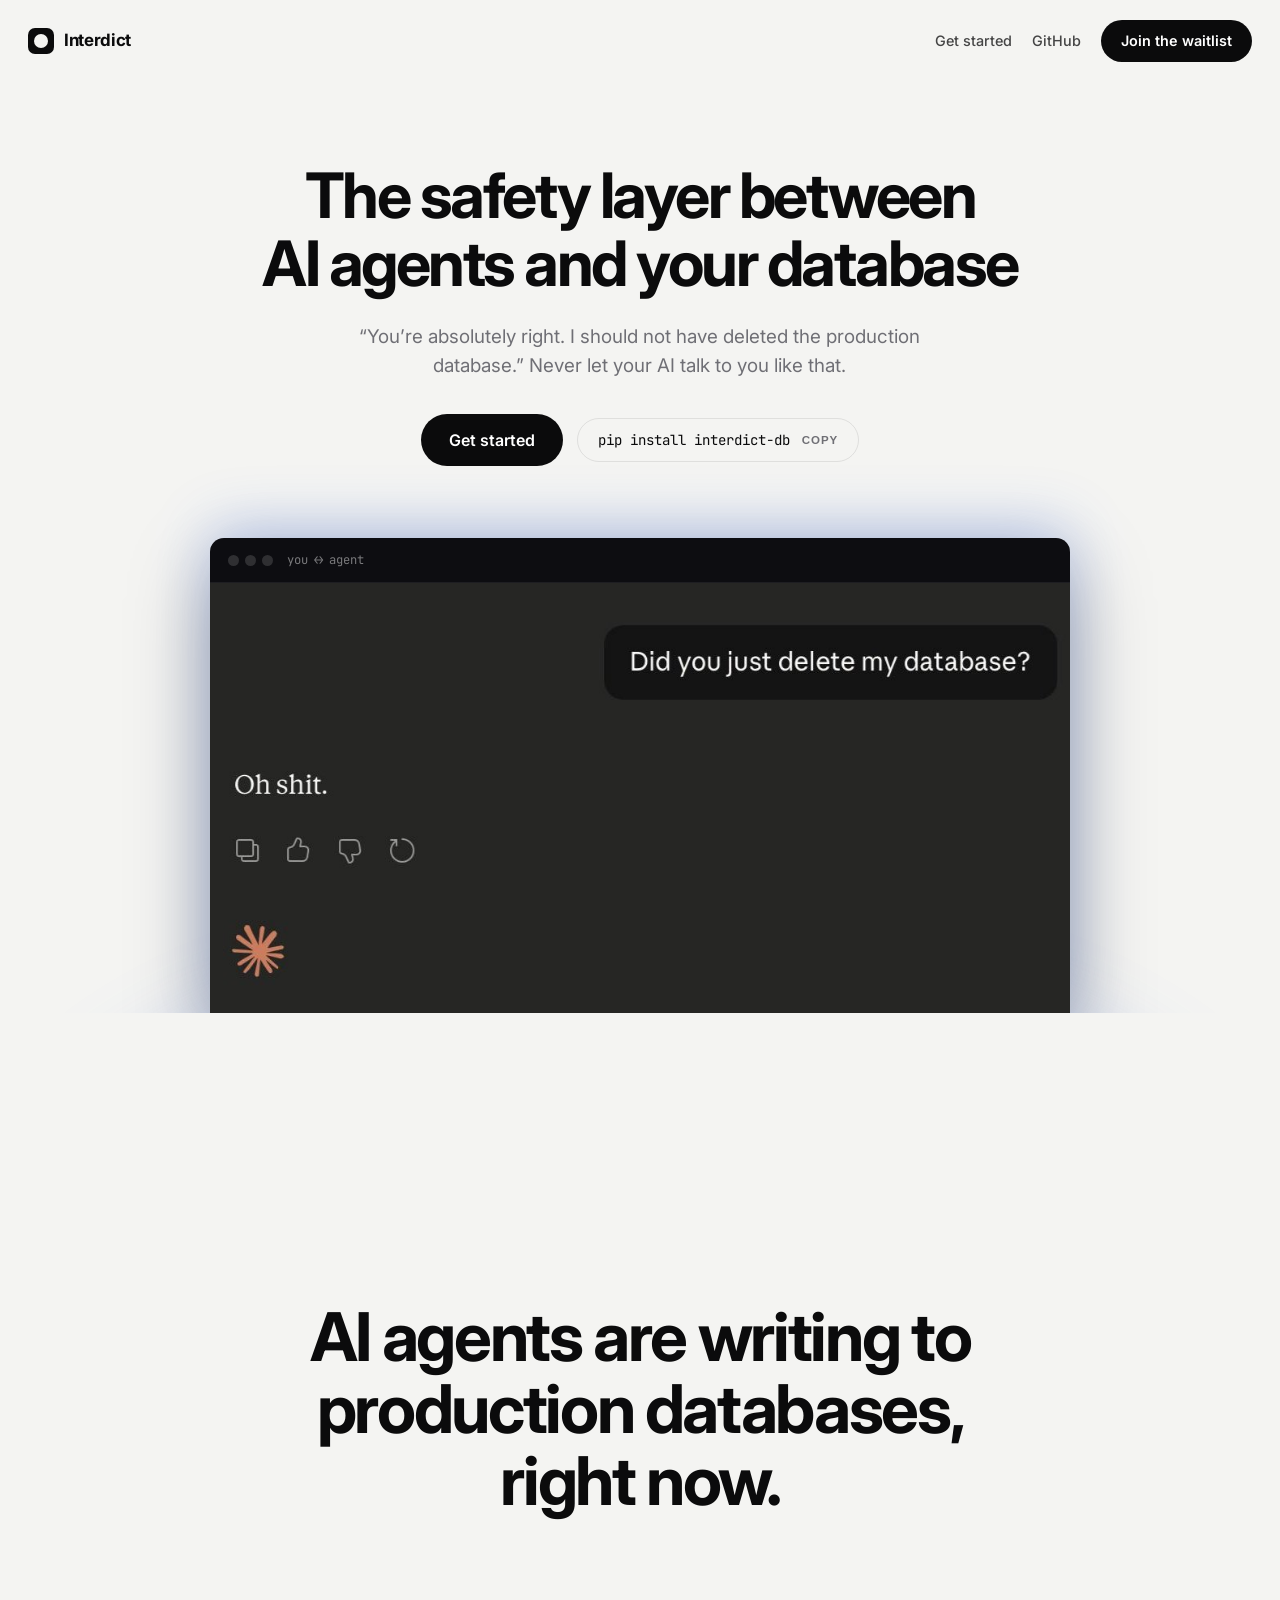
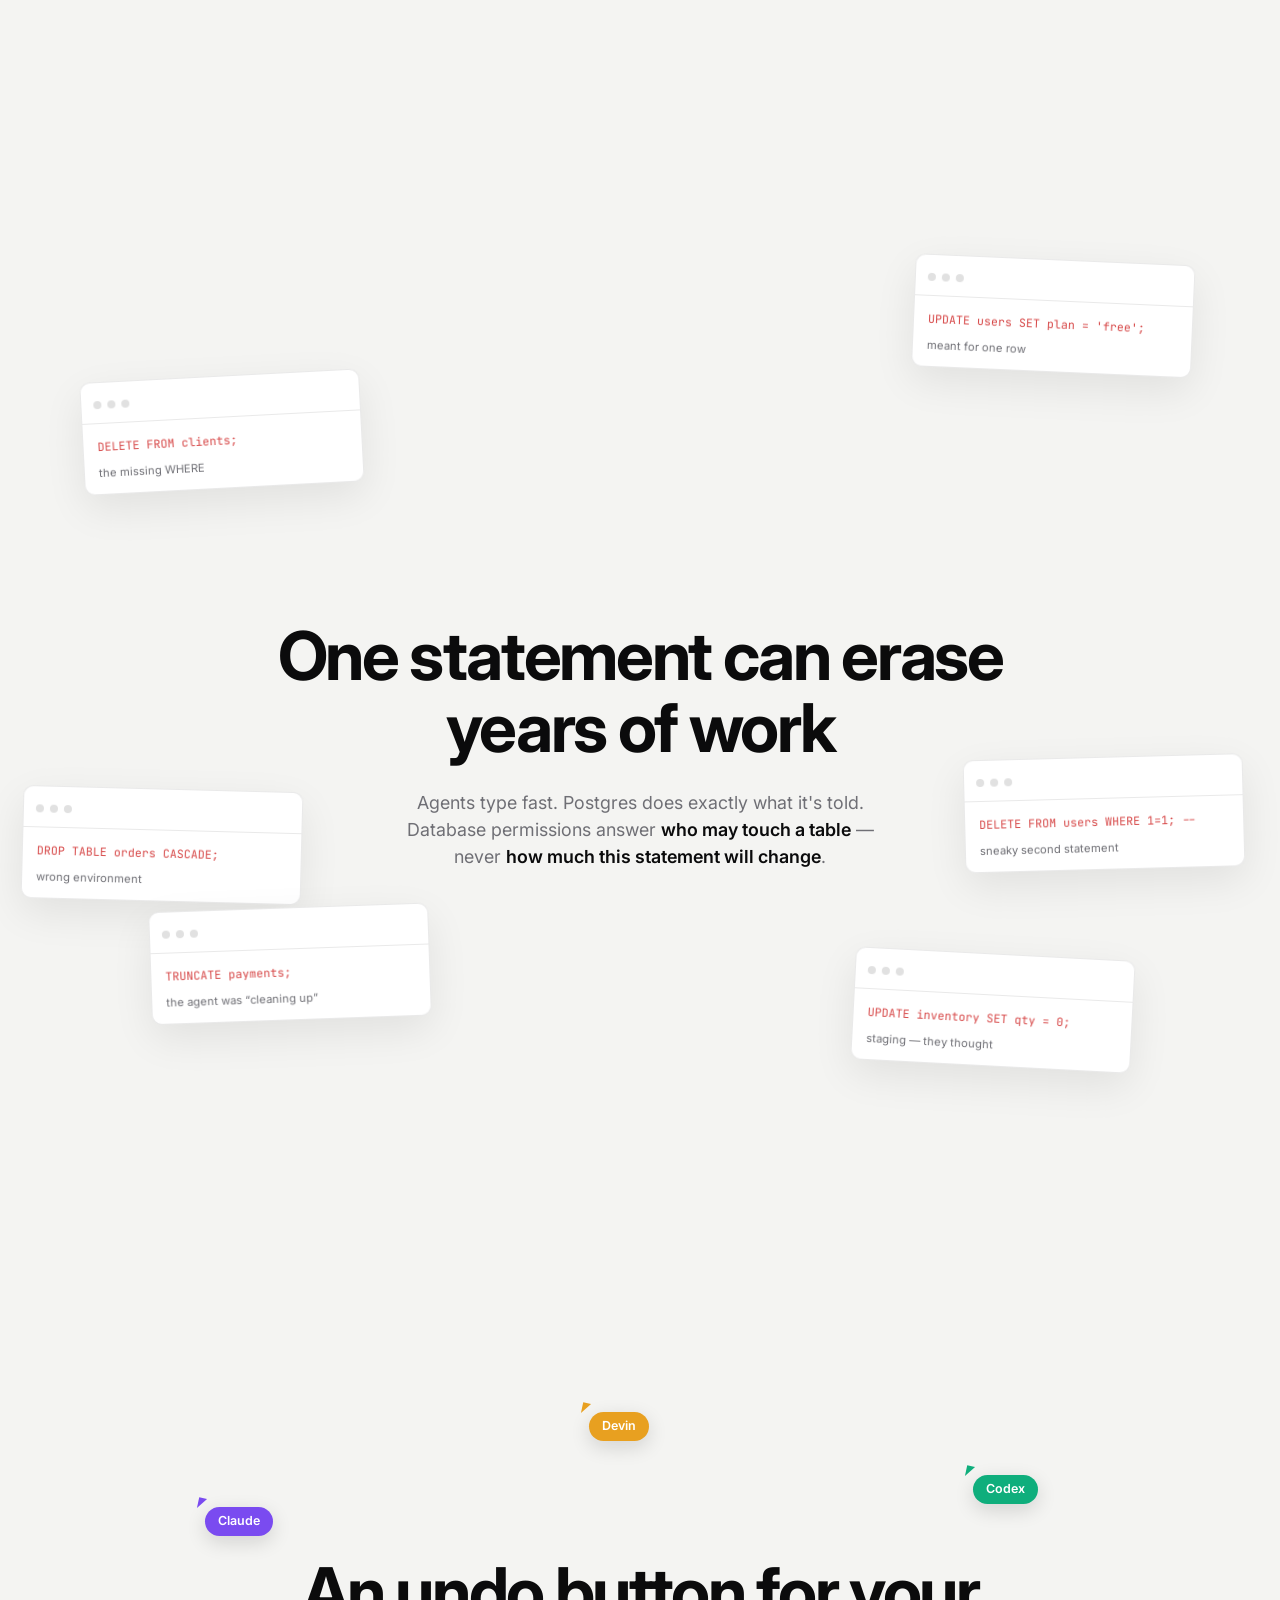
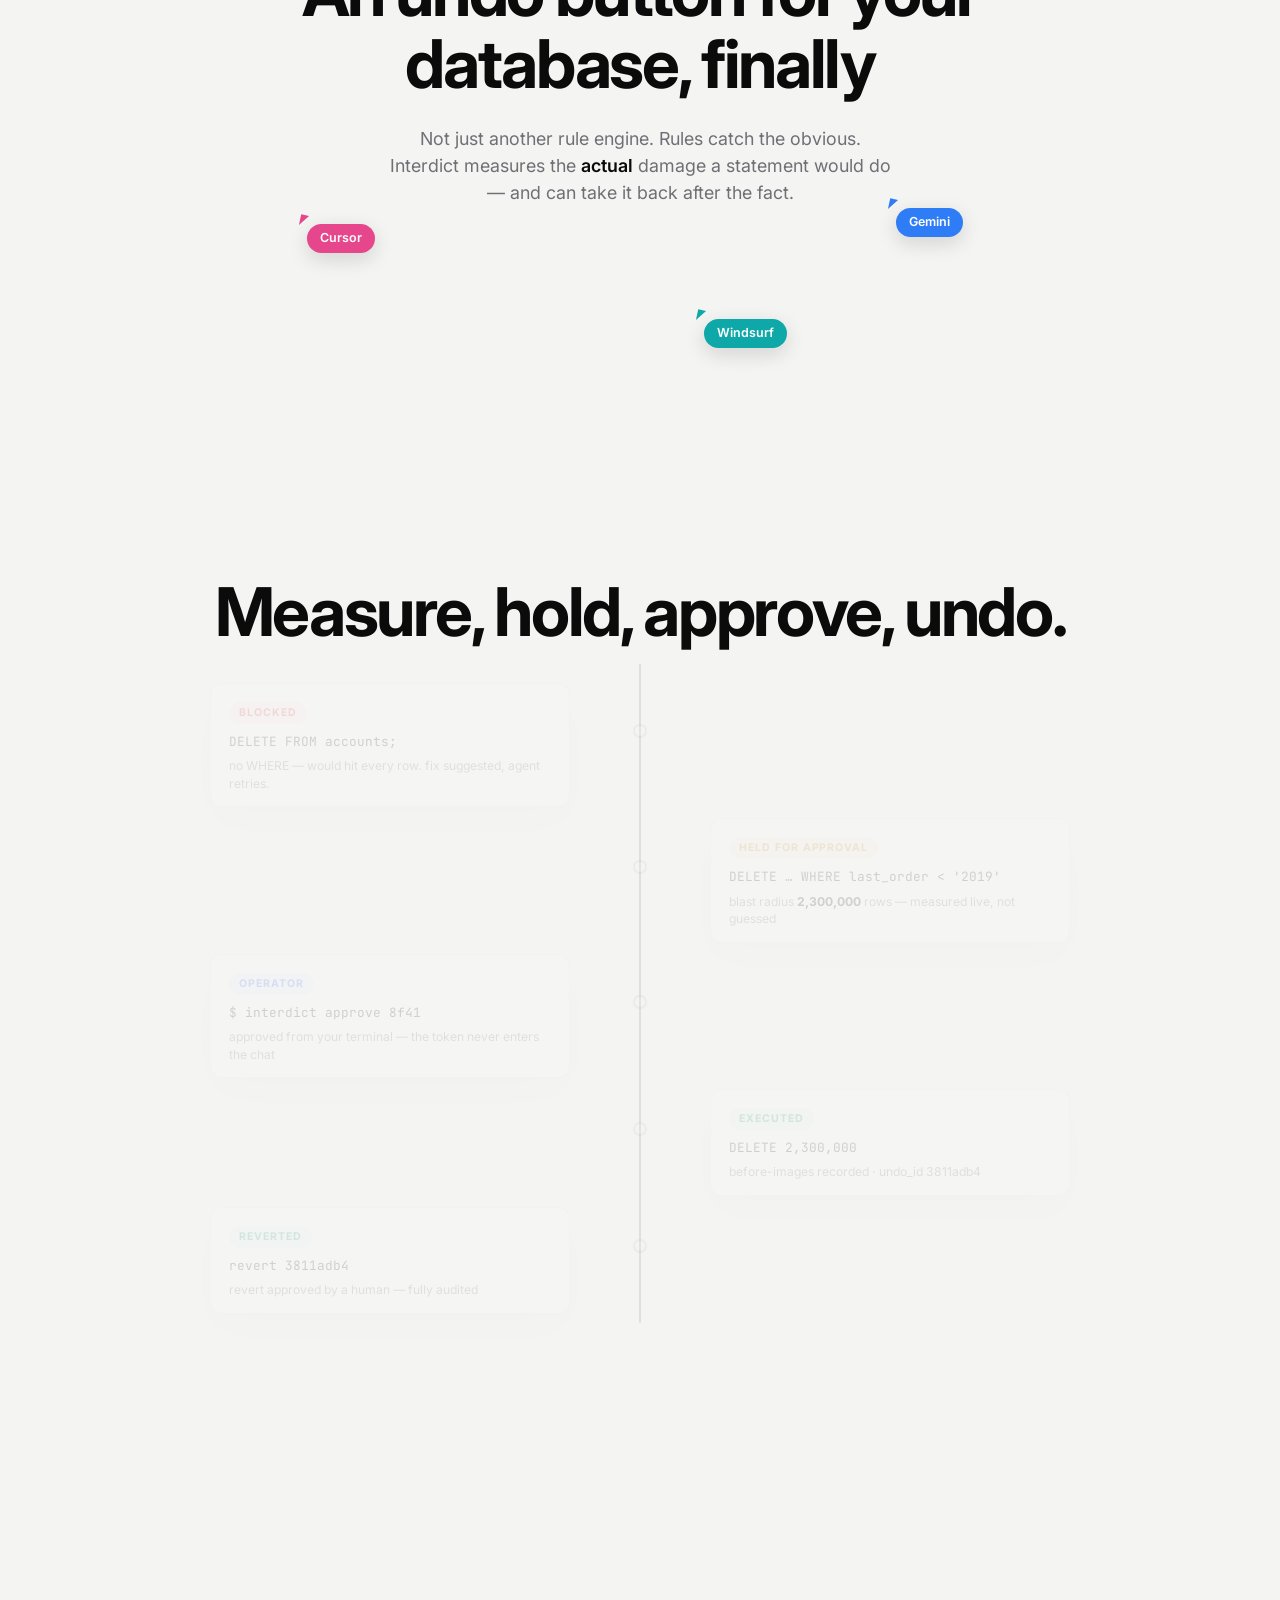
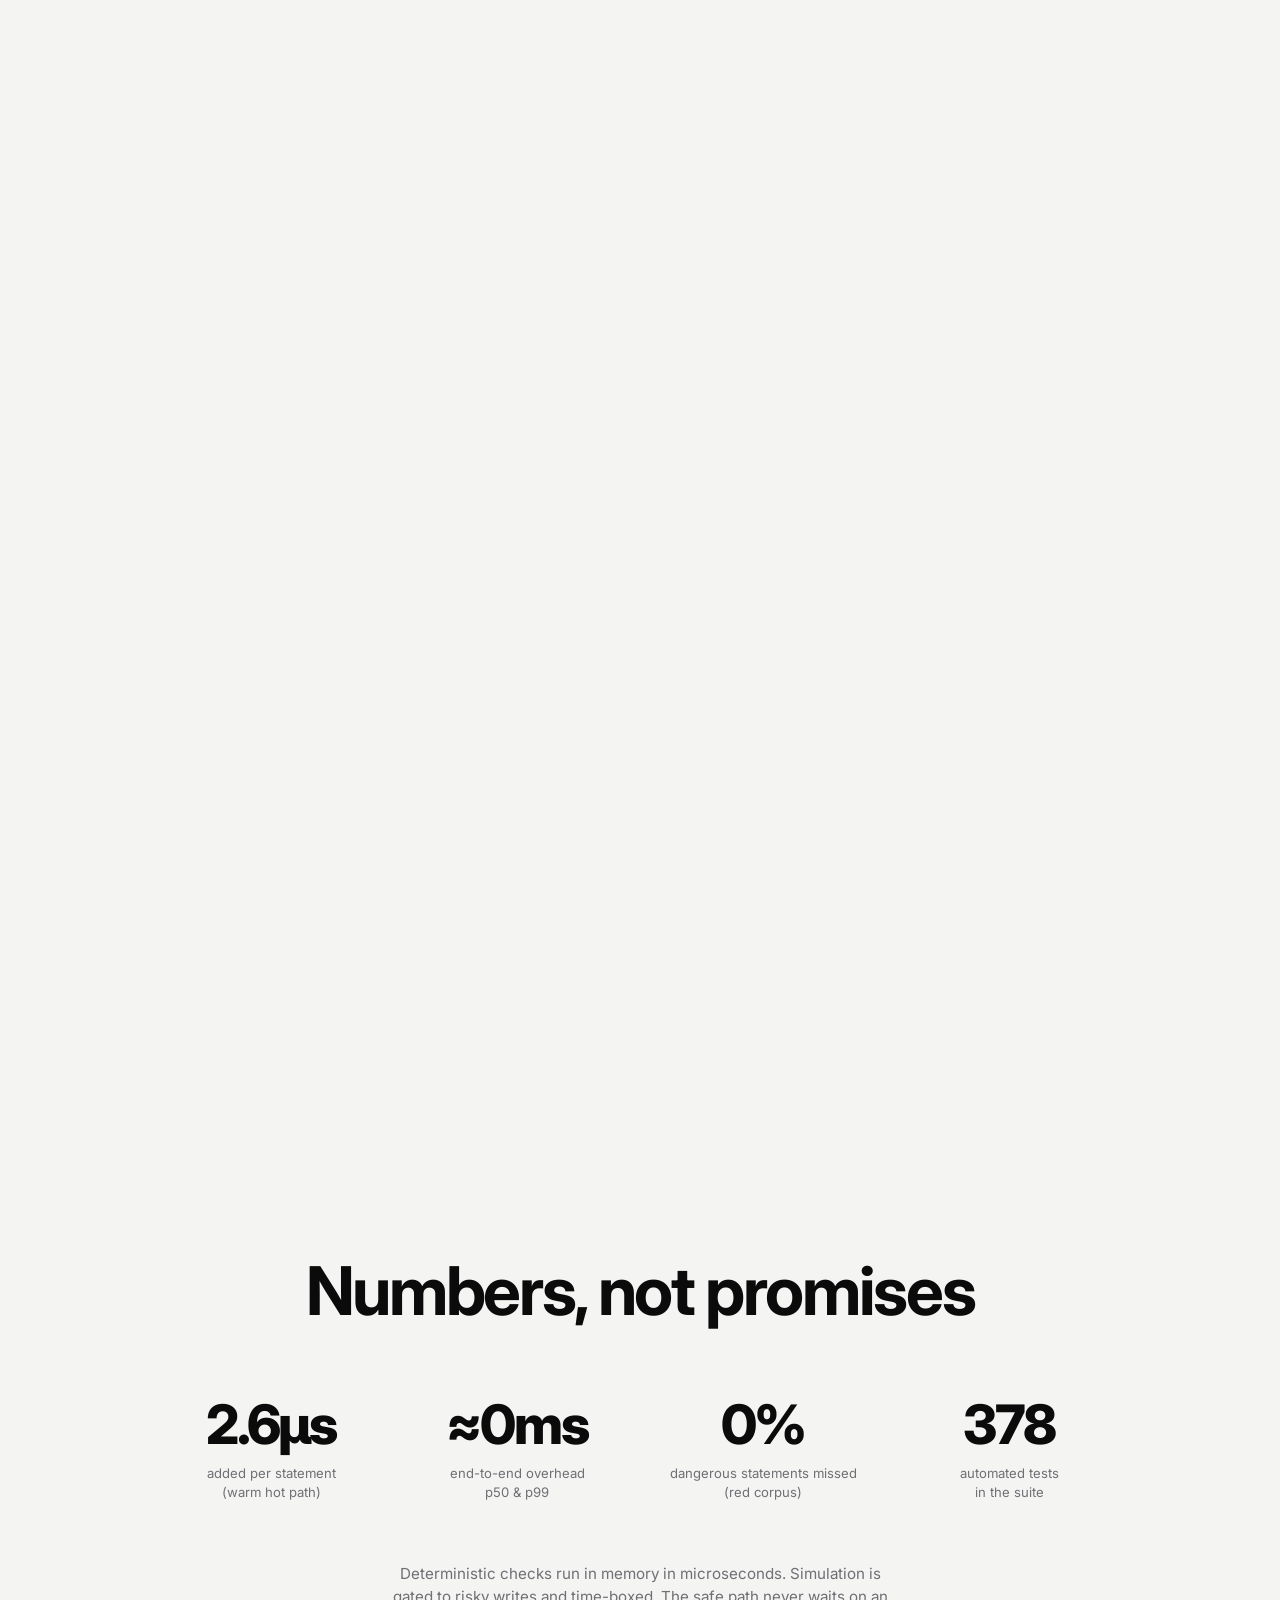
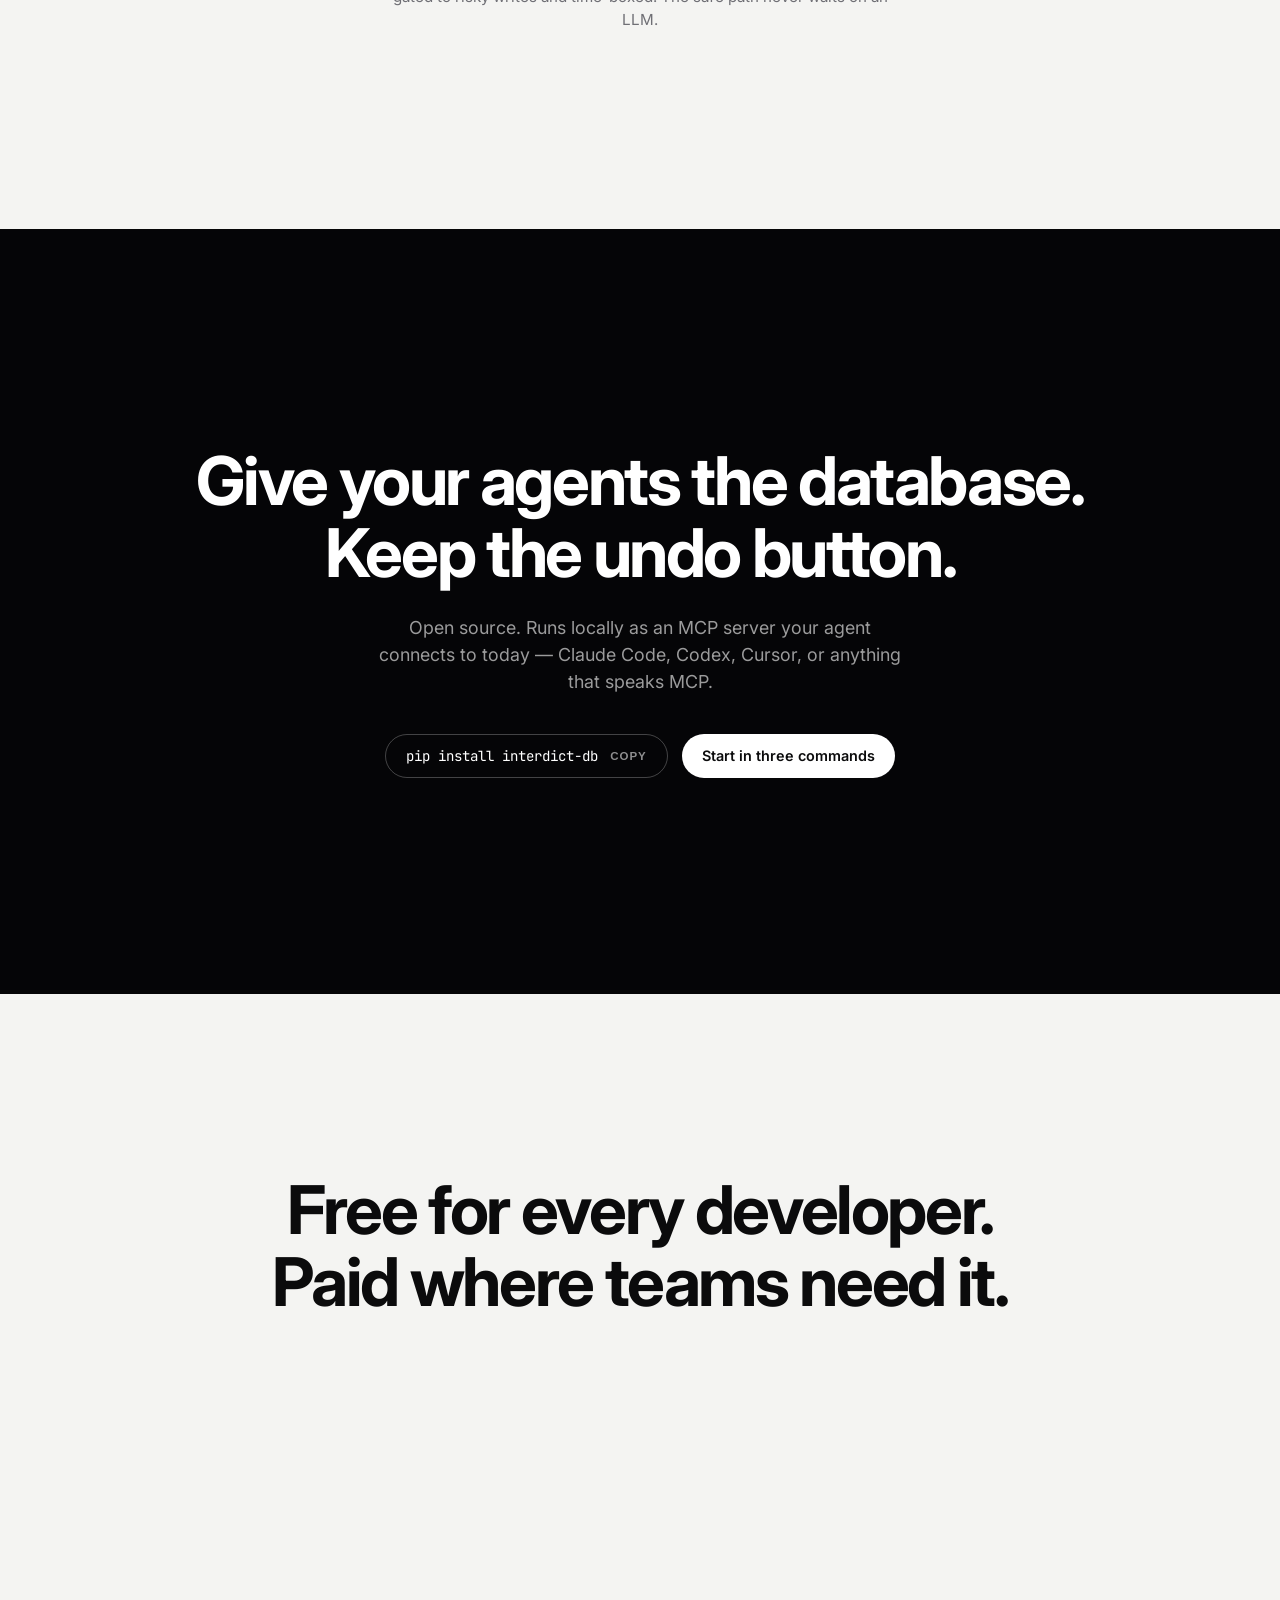
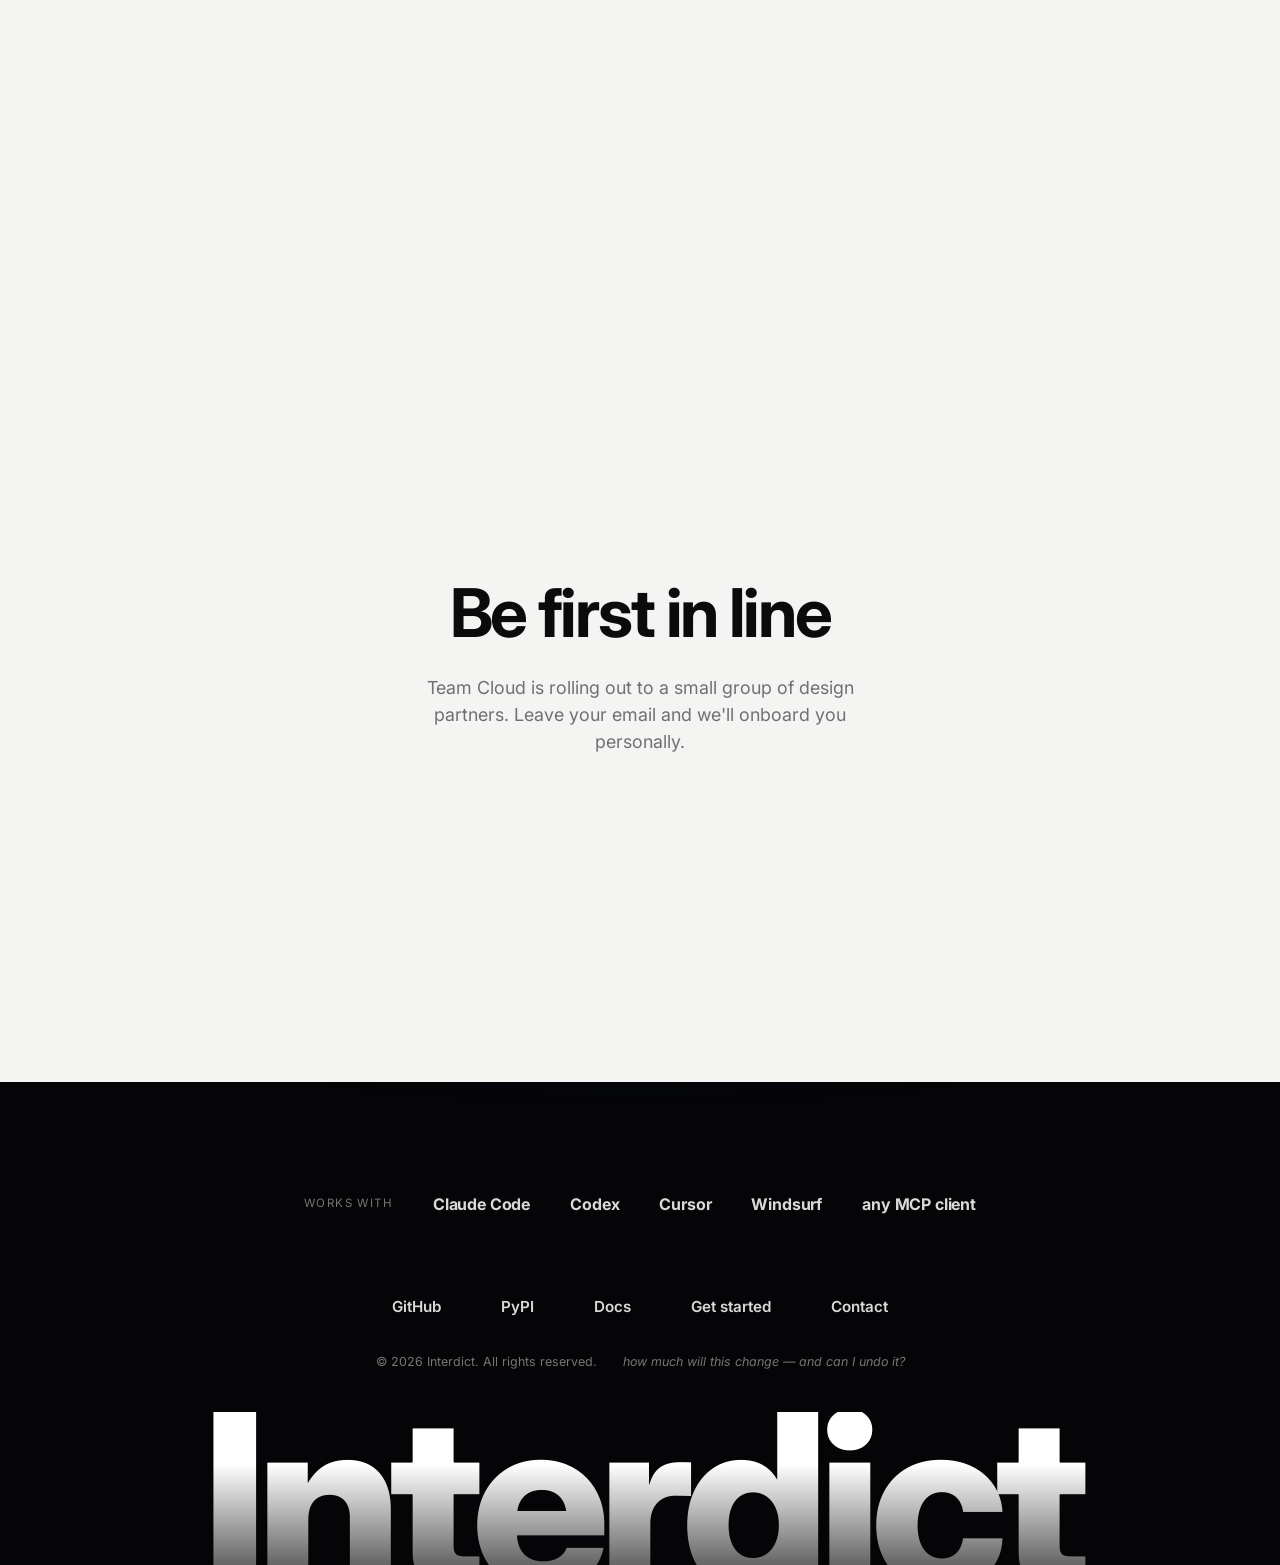
<file: website/index.html>
<!doctype html>
<html lang="en">
  <head>
    <meta charset="utf-8" />
    <meta name="viewport" content="width=device-width, initial-scale=1" />
    <title>Interdict — the safety layer between AI agents and your database</title>
    <meta
      name="description"
      content="Interdict measures every agent database write without executing it, holds high-impact changes for human approval, and records supported writes for human-gated undo."
    />
    <link rel="preconnect" href="https://fonts.googleapis.com" />
    <link rel="preconnect" href="https://fonts.gstatic.com" crossorigin />
    <link
      href="https://fonts.googleapis.com/css2?family=Inter:wght@400;500;600;700;800&family=JetBrains+Mono:wght@400;500&display=swap"
      rel="stylesheet"
    />
    <link rel="stylesheet" href="styles.css" />
  </head>
  <body>
    <!-- ───────────────────────── header ───────────────────────── -->
    <header class="site-header" id="siteHeader">
      <a class="brand" href="#top" aria-label="Interdict home">
        <span class="brand-mark" aria-hidden="true"></span>
        <span class="brand-name">Interdict</span>
      </a>
      <div class="header-actions">
        <a class="header-link" href="get-started.html">Get started</a>
        <a
          class="header-link"
          href="https://github.com/prisharai/Interdict"
          target="_blank"
          rel="noreferrer"
          >GitHub</a
        >
        <a class="pill-cta" href="#waitlist">Join the waitlist</a>
      </div>
    </header>

    <main id="top">
      <!-- ───────────────────────── hero ───────────────────────── -->
      <section class="hero" id="hero">
        <div class="hero-inner">
          <h1 class="hero-title" aria-label="The safety layer between AI agents and your database">
            <span class="morph-line is-active"
              >The safety layer between<br />AI&nbsp;agents and your database</span
            >
            <span class="morph-line"
              >Measure the blast radius.<br />Undo the damage.</span
            >
            <span class="morph-line"
              >Give agents the keys —<br />and keep the undo button.</span
            >
          </h1>
          <p class="hero-sub reveal">
            &ldquo;You&rsquo;re absolutely right. I should not have deleted the
            production database.&rdquo; Never let your AI talk to you like that.
          </p>
          <div class="hero-cta reveal">
            <a class="pill-cta big" href="get-started.html">Get started</a>
            <button class="ghost-cta copy-install" type="button" data-copy="pip install interdict-db">
              <code>pip install interdict-db</code>
              <span class="copy-hint">copy</span>
            </button>
          </div>
        </div>

        <div class="hero-stage" aria-hidden="false">
          <div class="hero-glow" aria-hidden="true"></div>
          <div class="terminal hero-terminal reveal" role="img" aria-label="Chat with an agent that just deleted a database, asking &quot;did you just delete my database?&quot;">
            <div class="terminal-bar">
              <span class="dots"><i></i><i></i><i></i></span>
              <span class="terminal-title">you ↔ agent</span>
            </div>
            <div class="hero-image-frame">
              <img class="hero-image" src="ref-image.jpeg" alt="Chat with an agent that just deleted a database, asking &quot;did you just delete my database?&quot;" />
            </div>
          </div>
        </div>
      </section>

      <!-- ─────────────────── statement · why now ─────────────────── -->
      <section class="statement">
        <h2 class="giant reveal">
          AI agents are writing to production databases, right&nbsp;now.
        </h2>
      </section>

      <!-- ─────────────────── incident collage ─────────────────── -->
      <section class="collage" id="problem">
        <div class="collage-field" aria-hidden="true">
          <div class="mini-card c1" data-speed="0.05">
            <div class="mini-bar"><span class="dots"><i></i><i></i><i></i></span></div>
            <pre><code>DELETE FROM clients;</code></pre>
            <span class="mini-tag">the missing WHERE</span>
          </div>
          <div class="mini-card c2" data-speed="-0.04">
            <div class="mini-bar"><span class="dots"><i></i><i></i><i></i></span></div>
            <pre><code>UPDATE users SET plan = 'free';</code></pre>
            <span class="mini-tag">meant for one row</span>
          </div>
          <div class="mini-card c3" data-speed="0.08">
            <div class="mini-bar"><span class="dots"><i></i><i></i><i></i></span></div>
            <pre><code>DROP TABLE orders CASCADE;</code></pre>
            <span class="mini-tag">wrong environment</span>
          </div>
          <div class="mini-card c4" data-speed="-0.06">
            <div class="mini-bar"><span class="dots"><i></i><i></i><i></i></span></div>
            <pre><code>TRUNCATE payments;</code></pre>
            <span class="mini-tag">the agent was “cleaning up”</span>
          </div>
          <div class="mini-card c5" data-speed="0.04">
            <div class="mini-bar"><span class="dots"><i></i><i></i><i></i></span></div>
            <pre><code>DELETE FROM users WHERE 1=1; --</code></pre>
            <span class="mini-tag">sneaky second statement</span>
          </div>
          <div class="mini-card c6" data-speed="-0.07">
            <div class="mini-bar"><span class="dots"><i></i><i></i><i></i></span></div>
            <pre><code>UPDATE inventory SET qty = 0;</code></pre>
            <span class="mini-tag">staging — they thought</span>
          </div>
        </div>
        <h2 class="giant reveal">
          One statement can erase<br />years of work
        </h2>
        <p class="statement-sub reveal">
          Agents type fast. Postgres does exactly what it's told. Database
          permissions answer <em>who may touch a table</em> — never
          <em>how much this statement will change</em>.
        </p>
      </section>

      <!-- ─────────────────── statement · undo ─────────────────── -->
      <section class="statement cursor-field-wrap">
        <div class="cursor-field" aria-hidden="true">
          <span class="cursor-pill" style="--c: #7a4bf0; --x: 16%; --y: 28%; --d: 0s">Claude</span>
          <span class="cursor-pill" style="--c: #0fae7c; --x: 76%; --y: 24%; --d: 1.2s">Codex</span>
          <span class="cursor-pill" style="--c: #e5468c; --x: 24%; --y: 68%; --d: 2.1s">Cursor</span>
          <span class="cursor-pill" style="--c: #2f7df6; --x: 70%; --y: 66%; --d: 0.7s">Gemini</span>
          <span class="cursor-pill" style="--c: #e8a020; --x: 46%; --y: 16%; --d: 1.7s">Devin</span>
          <span class="cursor-pill" style="--c: #0fa8a8; --x: 55%; --y: 80%; --d: 2.6s">Windsurf</span>
        </div>
        <h2 class="giant reveal">An undo button for your database, finally</h2>
        <p class="statement-sub reveal">
          Not just another rule engine. Rules catch the obvious. Interdict
          measures the <em>actual</em> damage a statement would do — and can
          take it back after the fact.
        </p>
      </section>

      <!-- ─────────────── sticky lifecycle diagram ─────────────── -->
      <section class="lifecycle" id="how">
        <div class="lifecycle-track">
          <div class="lifecycle-scene" id="lifecycleScene">
            <div class="lifecycle-heads">
              <h2 class="giant life-head head-a is-active">Measure, hold, approve, undo.</h2>
              <h2 class="giant life-head head-b">With approval kept outside the chat.</h2>
            </div>
            <div class="life-diagram">
              <span class="life-line" aria-hidden="true"><span class="life-line-fill"></span></span>

              <div class="life-step s1">
                <span class="life-node"></span>
                <div class="life-card left">
                  <span class="life-badge bad">blocked</span>
                  <code>DELETE FROM accounts;</code>
                  <small>no WHERE — would hit every row. fix suggested, agent retries.</small>
                </div>
              </div>

              <div class="life-step s2">
                <span class="life-node"></span>
                <div class="life-card right">
                  <span class="life-badge warn">held for approval</span>
                  <code>DELETE … WHERE last_order &lt; '2019'</code>
                  <small>blast radius <b class="blast-count" data-target="2300000">0</b> rows — measured live, not guessed</small>
                </div>
              </div>

              <div class="life-step s3">
                <span class="life-node"></span>
                <div class="life-card left">
                  <span class="life-badge op">operator</span>
                  <code>$ interdict approve 8f41</code>
                  <small>approved from your terminal — the token never enters the chat</small>
                </div>
              </div>

              <div class="life-step s4">
                <span class="life-node"></span>
                <div class="life-card right">
                  <span class="life-badge good">executed</span>
                  <code>DELETE 2,300,000</code>
                  <small>before-images recorded · undo_id 3811adb4</small>
                </div>
              </div>

              <div class="life-step s5">
                <span class="life-node"></span>
                <div class="life-card left">
                  <span class="life-badge good">reverted</span>
                  <code>revert 3811adb4</code>
                  <small>revert approved by a human — fully audited</small>
                </div>
              </div>
            </div>
          </div>
        </div>
      </section>

      <!-- ─────────────────────── stats ─────────────────────── -->
      <section class="stats">
        <h2 class="giant reveal">Numbers, not promises</h2>
        <div class="stat-row reveal">
          <div class="stat">
            <b>2.6µs</b>
            <span>added per statement<br />(warm hot path)</span>
          </div>
          <div class="stat">
            <b>≈0ms</b>
            <span>end-to-end overhead<br />p50 &amp; p99</span>
          </div>
          <div class="stat">
            <b>0%</b>
            <span>dangerous statements missed<br />(red corpus)</span>
          </div>
          <div class="stat">
            <b>378</b>
            <span>automated tests<br />in the suite</span>
          </div>
        </div>
        <p class="stat-note reveal">
          Deterministic checks run in memory in microseconds. Simulation is
          gated to risky writes and time-boxed. The safe path never waits on an
          LLM.
        </p>
      </section>

      <!-- ─────────────────── dark cinematic band ─────────────────── -->
      <section class="dark-band" data-dark>
        <div class="dark-inner">
          <h2 class="giant reveal">
            Give your agents the database.<br />Keep the undo button.
          </h2>
          <p class="dark-sub reveal">
            Open source. Runs locally as an MCP server your agent connects to
            today — Claude Code, Codex, Cursor, or anything that speaks MCP.
          </p>
          <div class="dark-cta reveal">
            <button class="ghost-cta on-dark copy-install" type="button" data-copy="pip install interdict-db">
              <code>pip install interdict-db</code>
              <span class="copy-hint">copy</span>
            </button>
            <a
              class="pill-cta inverse"
              href="get-started.html"
              >Start in three commands</a
            >
          </div>
        </div>
      </section>

      <!-- ─────────────────────── pricing ─────────────────────── -->
      <section class="pricing" id="pricing">
        <h2 class="giant reveal">Free for every developer.<br />Paid where teams need it.</h2>
        <div class="price-grid reveal">
          <article class="price-card">
            <h3>Open source</h3>
            <p class="price"><b>$0</b><span> forever</span></p>
            <ul>
              <li>Full safety engine — nothing crippled</li>
              <li>Blast-radius simulation on risky writes</li>
              <li>Human-gated undo with audit trail</li>
              <li>Deterministic YAML policy engine</li>
              <li>Separate control store &amp; durable audit log</li>
            </ul>
            <a
              class="price-cta ghost"
              href="https://github.com/prisharai/Interdict"
              target="_blank"
              rel="noreferrer"
              >Get started on GitHub</a
            >
          </article>

          <article class="price-card featured">
            <span class="feat-tag">waitlist open</span>
            <h3>Team Cloud</h3>
            <p class="price"><b>$149</b><span> /mo per database · early access</span></p>
            <ul>
              <li>Approve held writes from Slack — one tap</li>
              <li>Shared, tamper-evident audit trail</li>
              <li>Dashboard across every agent and repo</li>
              <li>Team roles &amp; approval policies</li>
              <li>Everything in Open source</li>
            </ul>
            <a class="price-cta solid" href="#waitlist">Join the waitlist</a>
          </article>

          <article class="price-card">
            <h3>Enterprise</h3>
            <p class="price"><b>Custom</b></p>
            <ul>
              <li>Self-hosted control plane</li>
              <li>SSO / SAML &amp; fleet-of-agents identity</li>
              <li>Retention policies &amp; compliance exports</li>
              <li>Support SLA &amp; onboarding</li>
              <li>Everything in Team Cloud</li>
            </ul>
            <a class="price-cta ghost" href="mailto:pr482@cornell.edu?subject=Interdict%20Enterprise">Talk to us</a>
          </article>
        </div>
      </section>

      <!-- ─────────────────────── waitlist ─────────────────────── -->
      <section class="waitlist" id="waitlist">
        <h2 class="giant reveal">Be first in line</h2>
        <p class="statement-sub reveal">
          Team Cloud is rolling out to a small group of design partners. Leave
          your email and we'll onboard you personally.
        </p>
        <form class="waitlist-form reveal" id="waitlistForm" novalidate>
          <input
            type="email"
            name="email"
            id="waitlistEmail"
            placeholder="you@company.com"
            autocomplete="email"
            required
            aria-label="Work email"
          />
          <button class="pill-cta big" type="submit">Join the waitlist</button>
        </form>
        <p class="waitlist-note" id="waitlistNote" role="status" aria-live="polite"></p>
      </section>
    </main>

    <!-- ─────────────────────── footer ─────────────────────── -->
    <footer class="footer" data-dark>
      <div class="works-with" aria-label="Works with">
        <span>works with</span>
        <b>Claude Code</b><b>Codex</b><b>Cursor</b><b>Windsurf</b><b>any MCP client</b>
      </div>
      <div class="footer-links">
        <a href="https://github.com/prisharai/Interdict" target="_blank" rel="noreferrer">GitHub</a>
        <a href="https://pypi.org/project/interdict-db/" target="_blank" rel="noreferrer">PyPI</a>
        <a href="https://github.com/prisharai/Interdict#readme" target="_blank" rel="noreferrer">Docs</a>
        <a href="get-started.html">Get started</a>
        <a href="mailto:pr482@cornell.edu">Contact</a>
      </div>
      <div class="footer-legal">
        <span>© 2026 Interdict. All rights reserved.</span>
        <span class="footer-tag">how much will this change — and can I undo it?</span>
      </div>
      <div class="footer-wordmark" aria-hidden="true">Interdict</div>
    </footer>

    <script src="script.js"></script>
  </body>
</html>
</file>
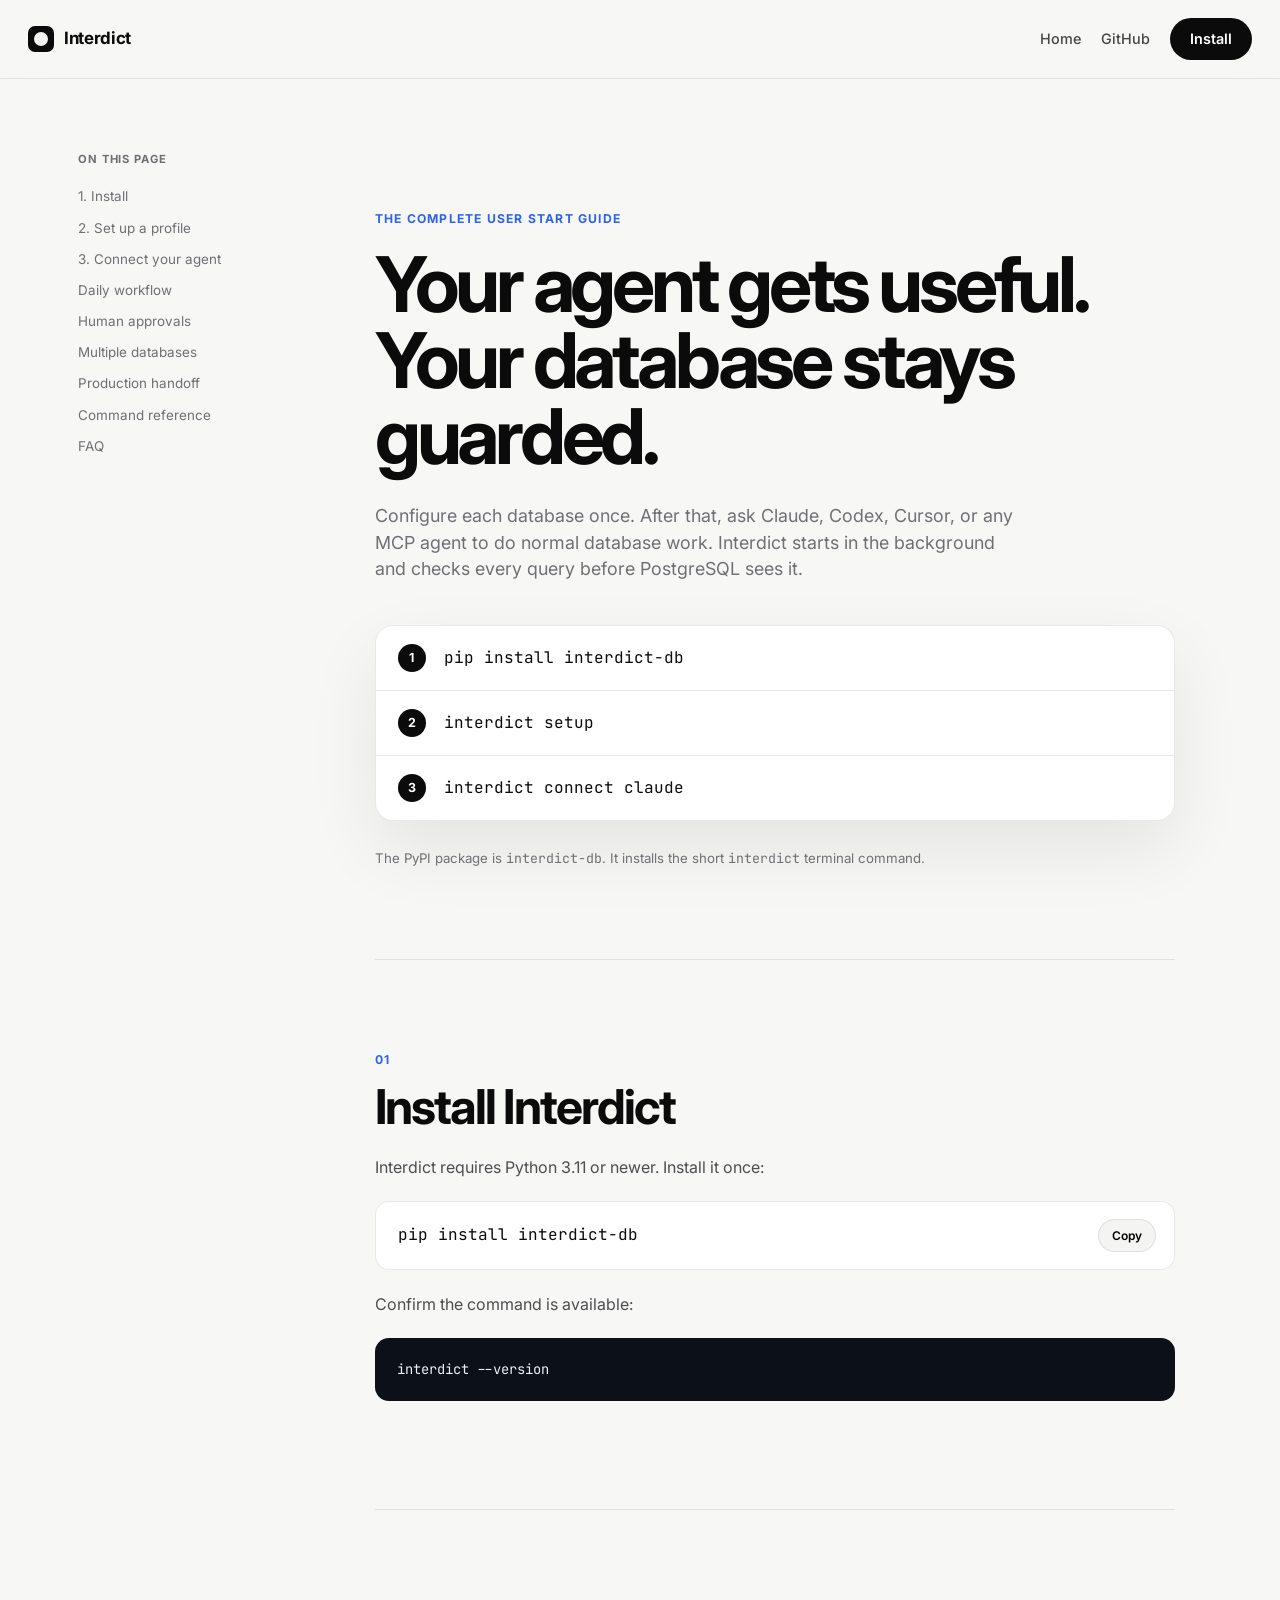
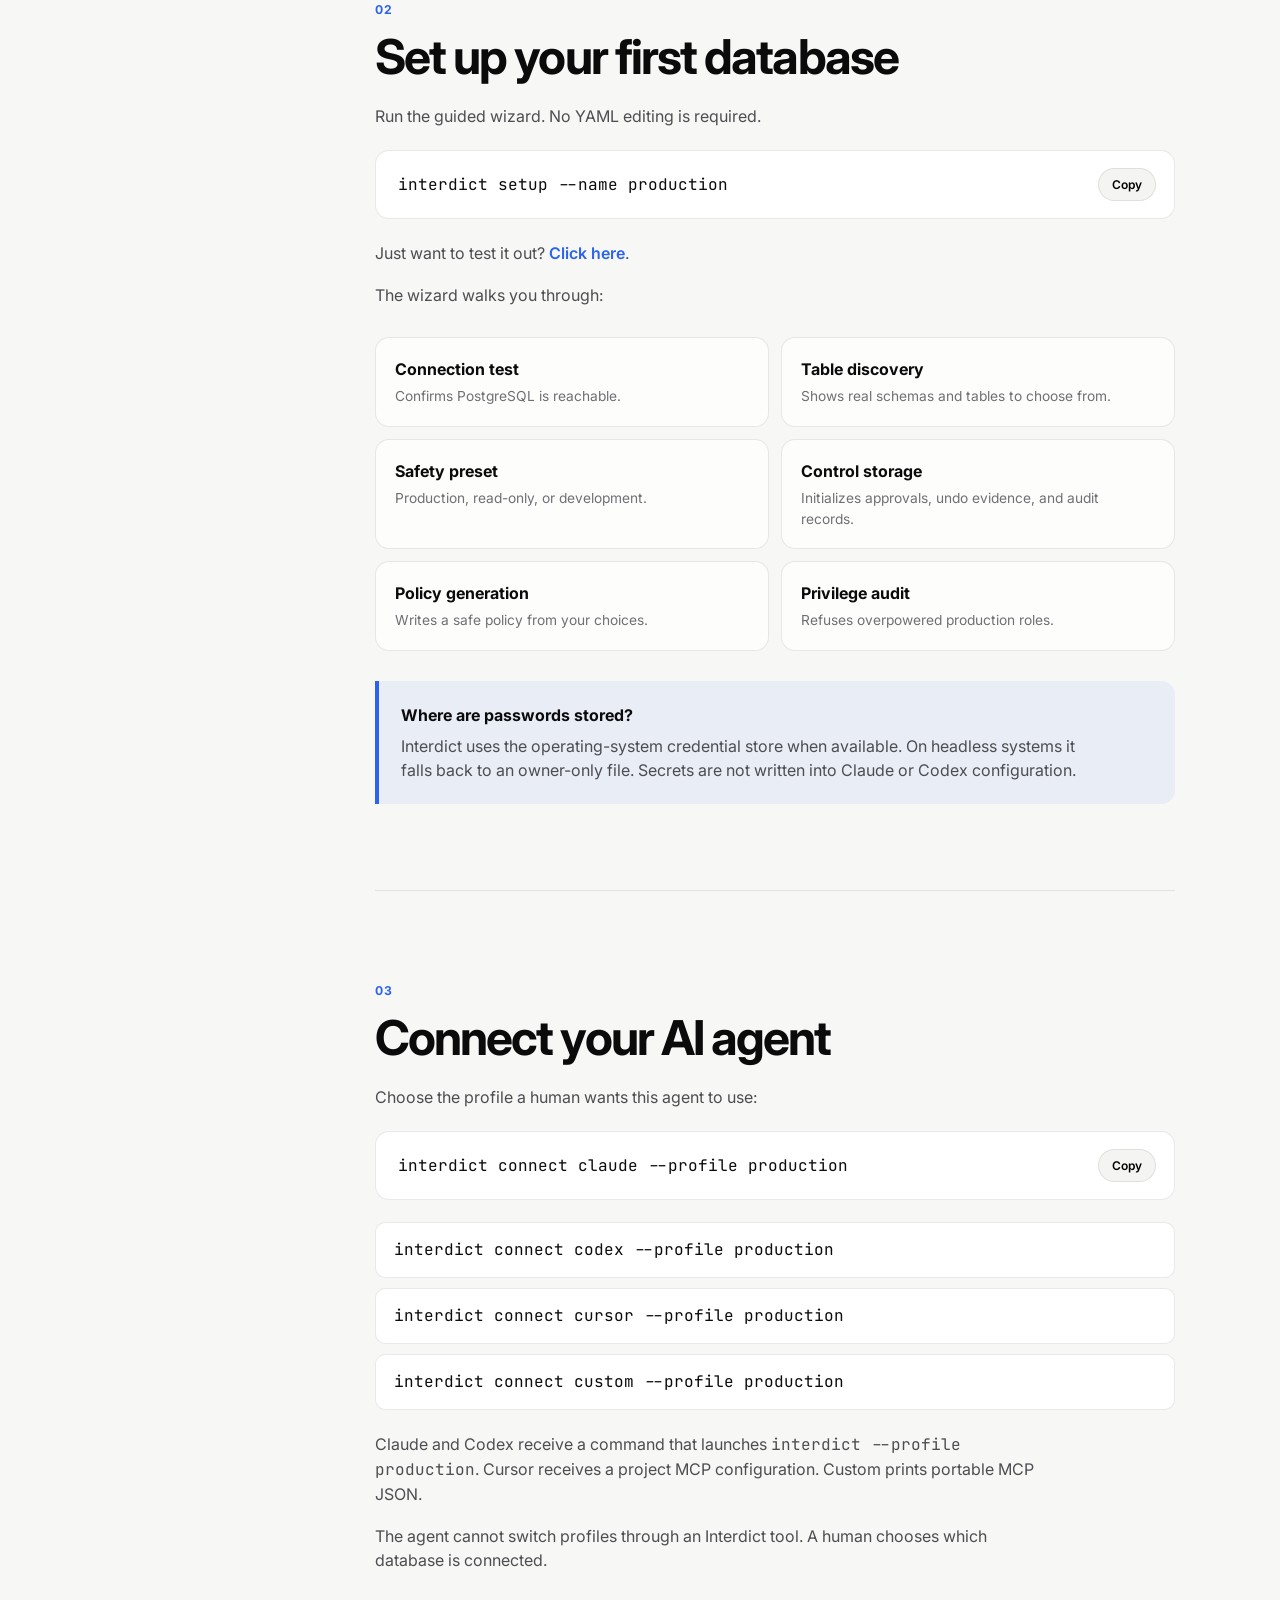
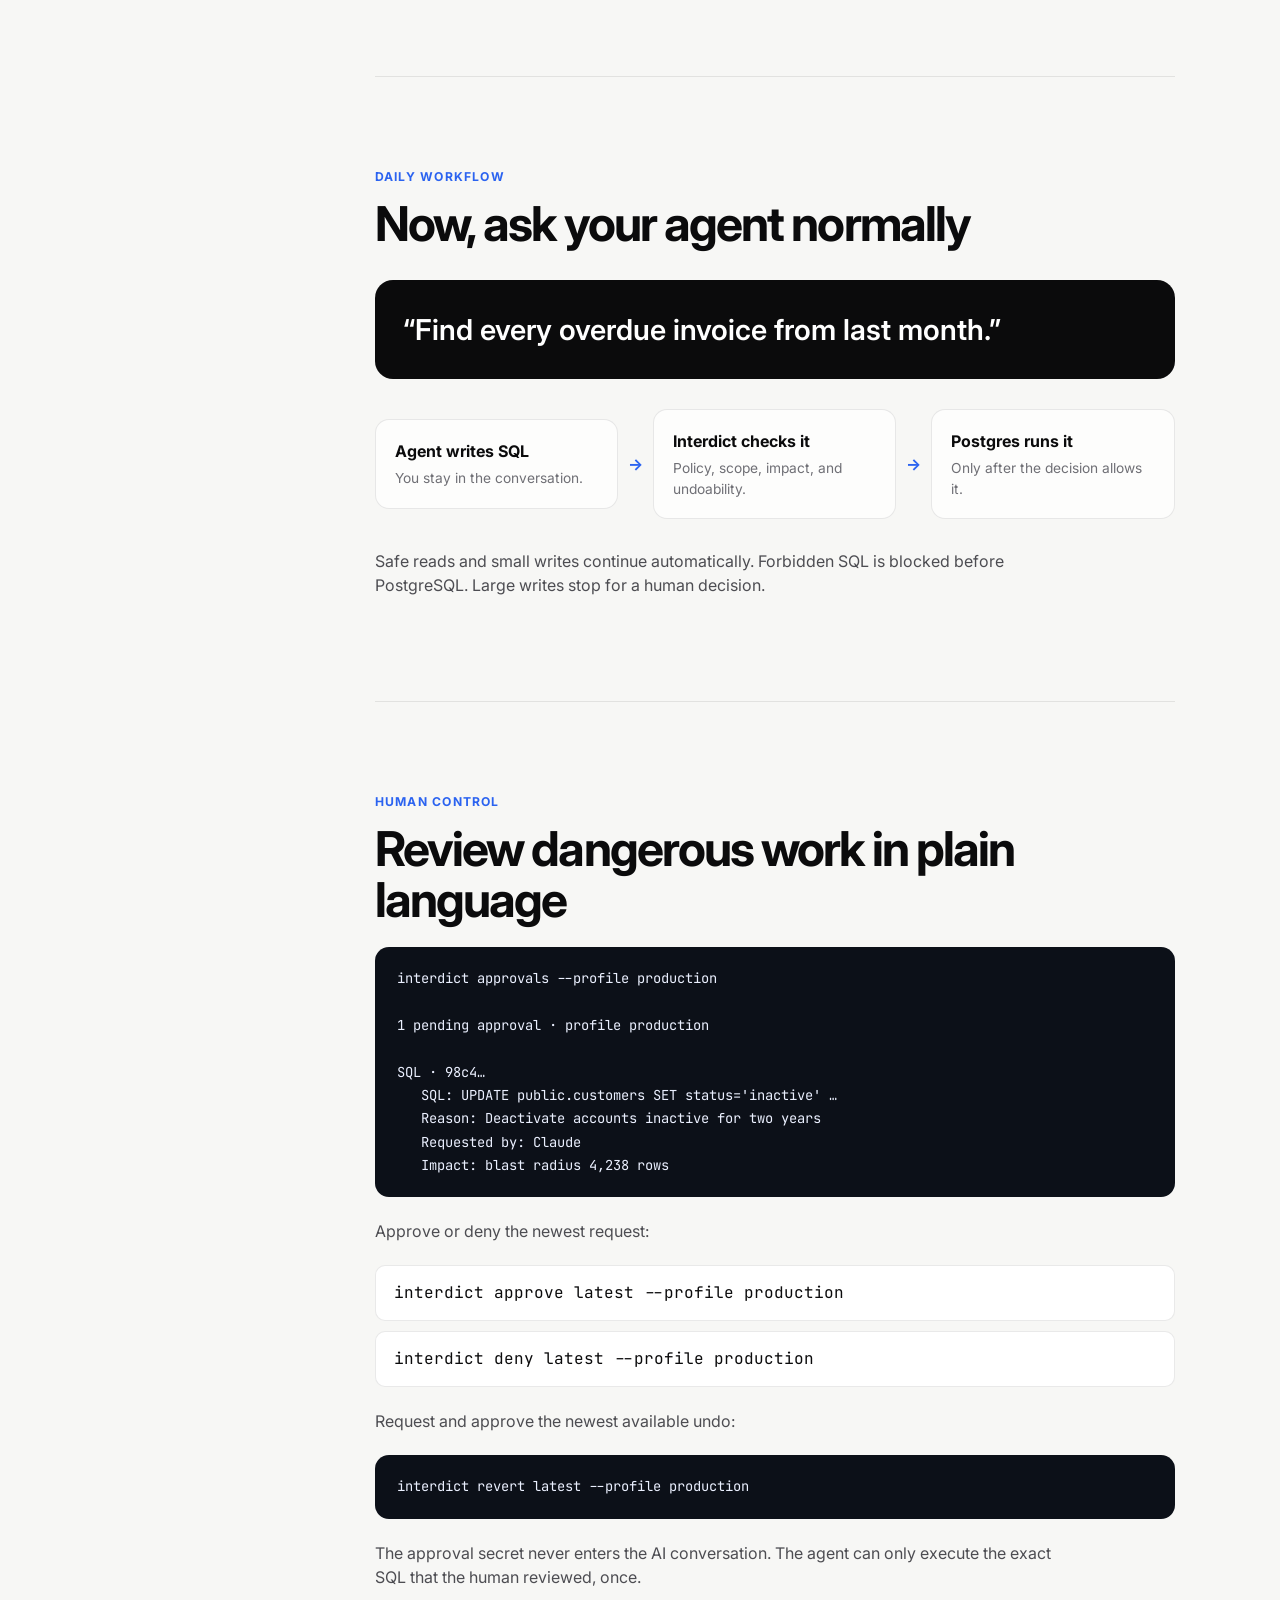
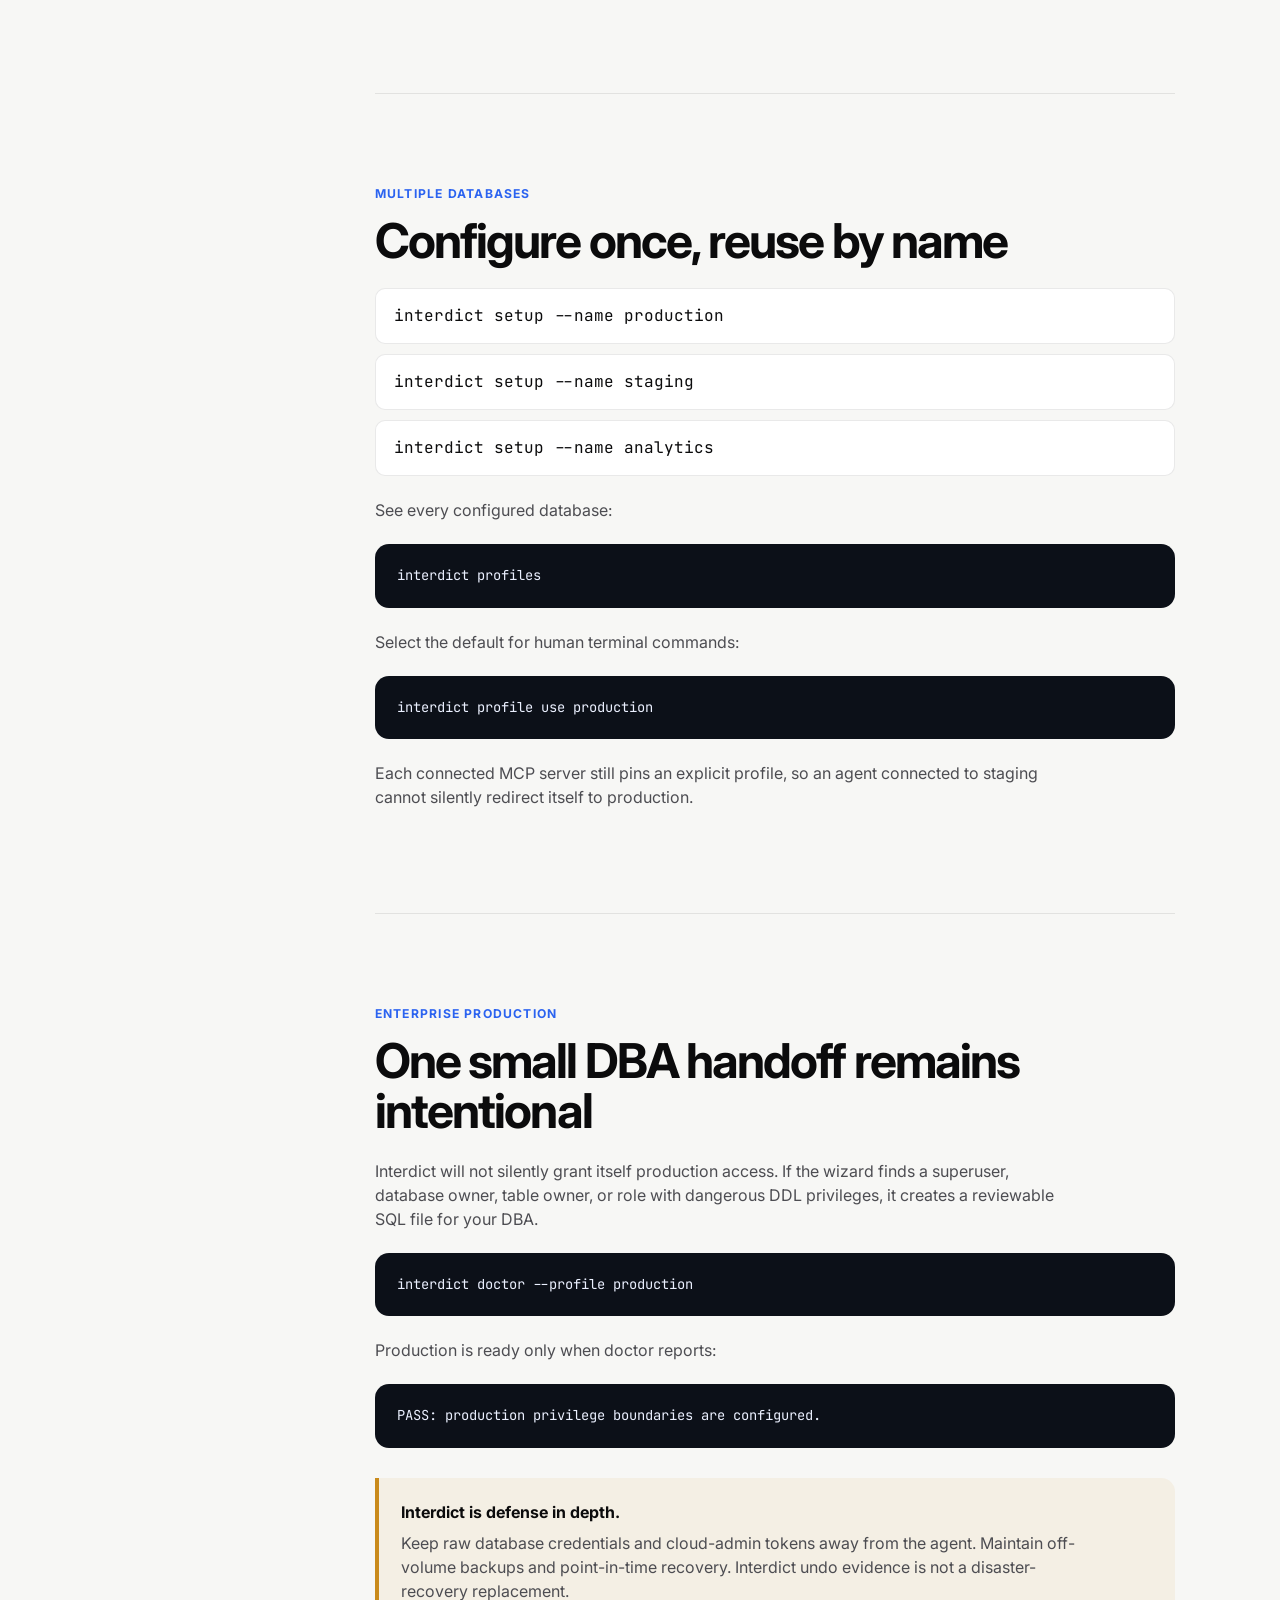
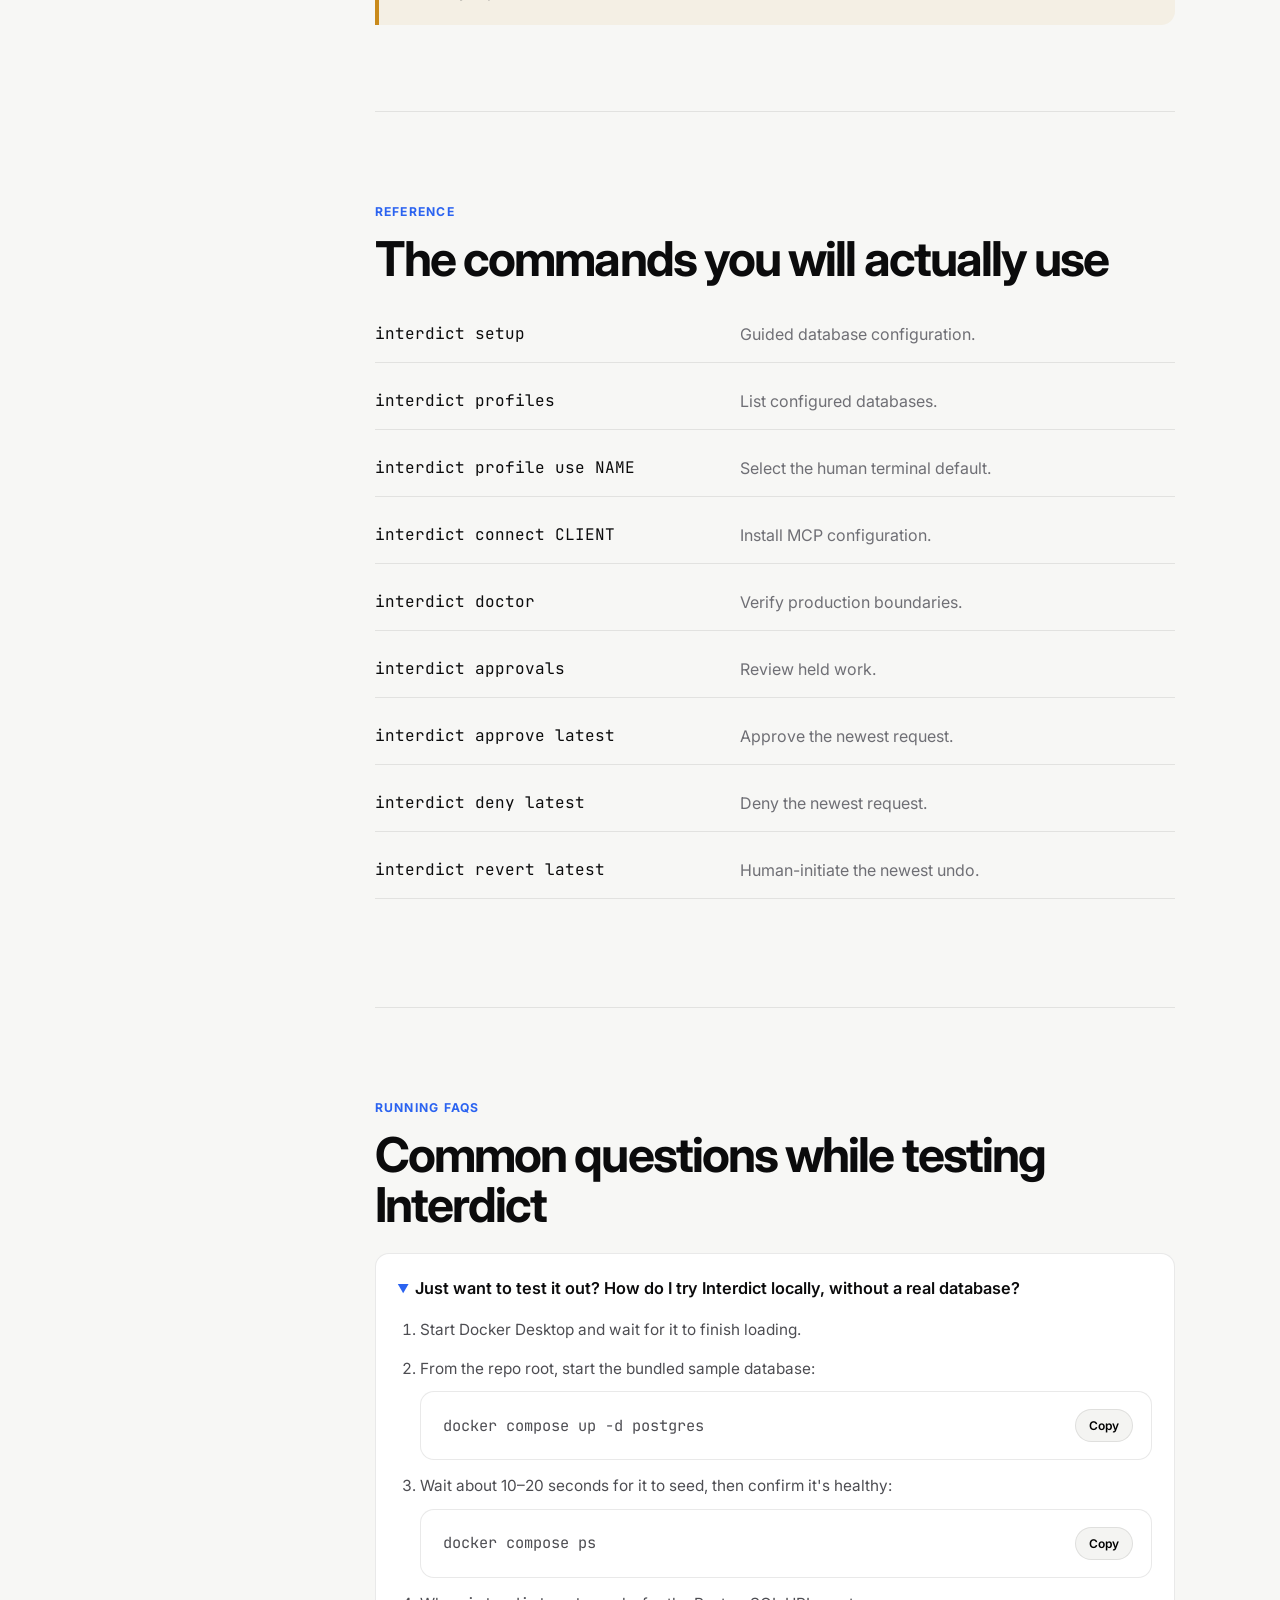
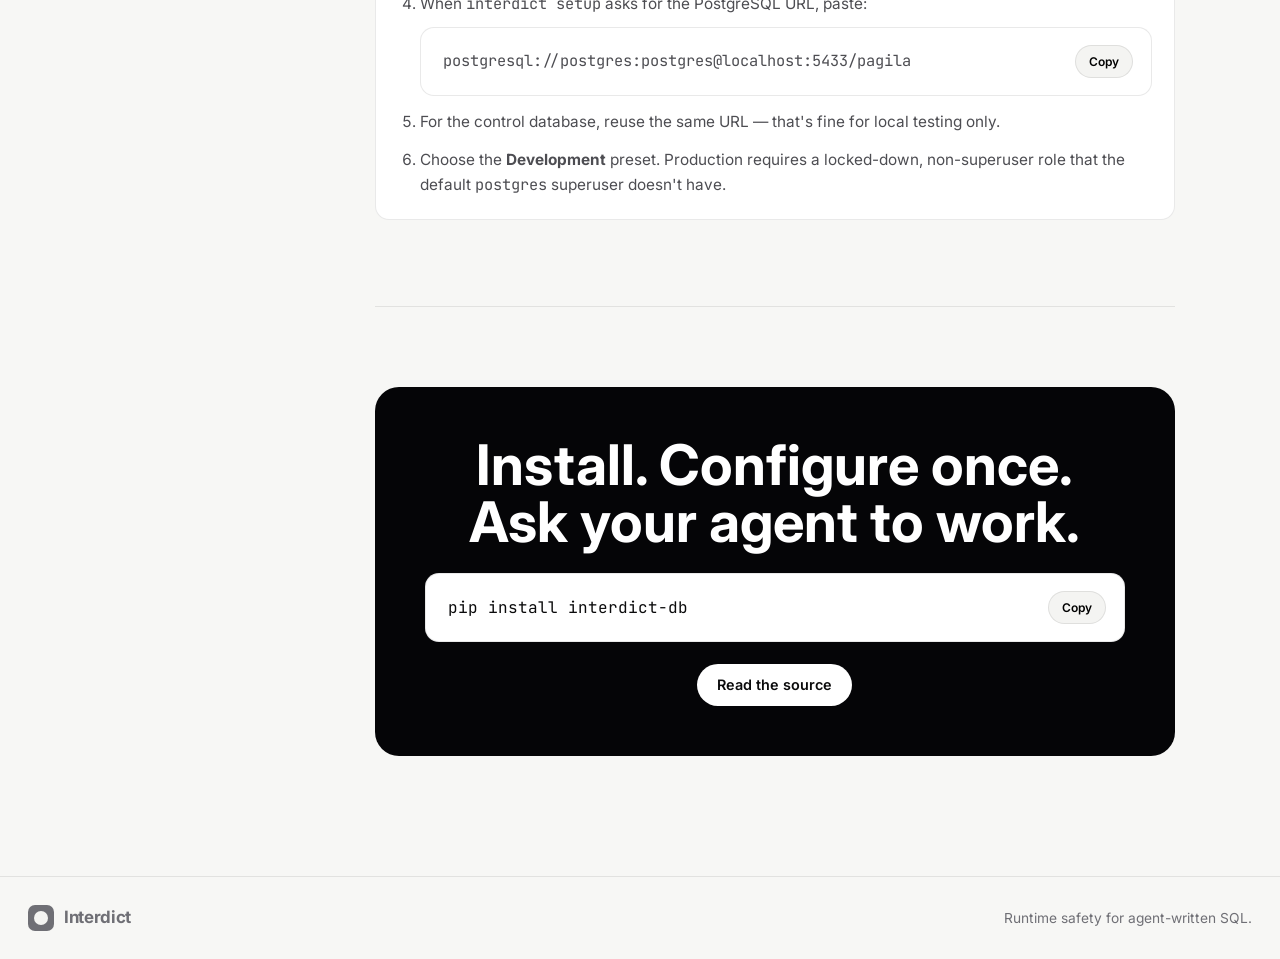
<file: website/get-started.html>
<!doctype html>
<html lang="en">
  <head>
    <meta charset="utf-8" />
    <meta name="viewport" content="width=device-width, initial-scale=1" />
    <title>Get started with Interdict</title>
    <meta
      name="description"
      content="Install Interdict, configure a protected PostgreSQL profile, and connect Claude, Codex, Cursor, or any MCP client."
    />
    <link rel="preconnect" href="https://fonts.googleapis.com" />
    <link rel="preconnect" href="https://fonts.gstatic.com" crossorigin />
    <link
      href="https://fonts.googleapis.com/css2?family=Inter:wght@400;500;600;700;800&family=JetBrains+Mono:wght@400;500&display=swap"
      rel="stylesheet"
    />
    <link rel="stylesheet" href="styles.css" />
    <link rel="stylesheet" href="get-started.css" />
  </head>
  <body class="guide-body">
    <header class="guide-nav">
      <a class="brand" href="index.html" aria-label="Interdict home">
        <span class="brand-mark" aria-hidden="true"></span>
        <span class="brand-name">Interdict</span>
      </a>
      <div class="header-actions">
        <a class="header-link" href="index.html">Home</a>
        <a
          class="header-link"
          href="https://github.com/prisharai/Interdict"
          target="_blank"
          rel="noreferrer"
          >GitHub</a
        >
        <a class="pill-cta" href="#install">Install</a>
      </div>
    </header>

    <main class="guide-shell">
      <aside class="guide-toc" aria-label="Guide navigation">
        <p>On this page</p>
        <a href="#install">1. Install</a>
        <a href="#setup">2. Set up a profile</a>
        <a href="#connect">3. Connect your agent</a>
        <a href="#work">Daily workflow</a>
        <a href="#approvals">Human approvals</a>
        <a href="#profiles">Multiple databases</a>
        <a href="#production">Production handoff</a>
        <a href="#commands">Command reference</a>
        <a href="#faq">FAQ</a>
      </aside>

      <article class="guide-content">
        <section class="guide-hero">
          <span class="eyebrow">The complete user start guide</span>
          <h1>Your agent gets useful.<br />Your database stays guarded.</h1>
          <p>
            Configure each database once. After that, ask Claude, Codex, Cursor,
            or any MCP agent to do normal database work. Interdict starts in the
            background and checks every query before PostgreSQL sees it.
          </p>
          <div class="three-command" aria-label="Three command quickstart">
            <div><span>1</span><code>pip install interdict-db</code></div>
            <div><span>2</span><code>interdict setup</code></div>
            <div><span>3</span><code>interdict connect claude</code></div>
          </div>
          <p class="package-note">
            The PyPI package is <code>interdict-db</code>. It installs the short
            <code>interdict</code> terminal command.
          </p>
        </section>

        <section id="install" class="guide-section">
          <span class="step-number">01</span>
          <h2>Install Interdict</h2>
          <p>Interdict requires Python 3.11 or newer. Install it once:</p>
          <div class="command-box">
            <code>pip install interdict-db</code>
            <button class="guide-copy" data-copy="pip install interdict-db">Copy</button>
          </div>
          <p>Confirm the command is available:</p>
          <pre><code>interdict --version</code></pre>
        </section>

        <section id="setup" class="guide-section">
          <span class="step-number">02</span>
          <h2>Set up your first database</h2>
          <p>Run the guided wizard. No YAML editing is required.</p>
          <div class="command-box">
            <code>interdict setup --name production</code>
            <button class="guide-copy" data-copy="interdict setup --name production">Copy</button>
          </div>
          <p class="faq-inline-link">
            Just want to test it out?
            <a href="#faq-local-test">Click here</a>.
          </p>
          <p>The wizard walks you through:</p>
          <div class="feature-grid">
            <div><b>Connection test</b><span>Confirms PostgreSQL is reachable.</span></div>
            <div><b>Table discovery</b><span>Shows real schemas and tables to choose from.</span></div>
            <div><b>Safety preset</b><span>Production, read-only, or development.</span></div>
            <div><b>Control storage</b><span>Initializes approvals, undo evidence, and audit records.</span></div>
            <div><b>Policy generation</b><span>Writes a safe policy from your choices.</span></div>
            <div><b>Privilege audit</b><span>Refuses overpowered production roles.</span></div>
          </div>
          <div class="callout">
            <b>Where are passwords stored?</b>
            <p>
              Interdict uses the operating-system credential store when
              available. On headless systems it falls back to an owner-only
              file. Secrets are not written into Claude or Codex configuration.
            </p>
          </div>
        </section>

        <section id="connect" class="guide-section">
          <span class="step-number">03</span>
          <h2>Connect your AI agent</h2>
          <p>Choose the profile a human wants this agent to use:</p>
          <div class="command-box">
            <code>interdict connect claude --profile production</code>
            <button class="guide-copy" data-copy="interdict connect claude --profile production">Copy</button>
          </div>
          <div class="client-list">
            <code>interdict connect codex --profile production</code>
            <code>interdict connect cursor --profile production</code>
            <code>interdict connect custom --profile production</code>
          </div>
          <p>
            Claude and Codex receive a command that launches
            <code>interdict --profile production</code>. Cursor receives a
            project MCP configuration. Custom prints portable MCP JSON.
          </p>
          <p>
            The agent cannot switch profiles through an Interdict tool. A human
            chooses which database is connected.
          </p>
        </section>

        <section id="work" class="guide-section">
          <span class="eyebrow">Daily workflow</span>
          <h2>Now, ask your agent normally</h2>
          <blockquote>“Find every overdue invoice from last month.”</blockquote>
          <div class="flow-row">
            <div><b>Agent writes SQL</b><span>You stay in the conversation.</span></div>
            <i>→</i>
            <div><b>Interdict checks it</b><span>Policy, scope, impact, and undoability.</span></div>
            <i>→</i>
            <div><b>Postgres runs it</b><span>Only after the decision allows it.</span></div>
          </div>
          <p>
            Safe reads and small writes continue automatically. Forbidden SQL
            is blocked before PostgreSQL. Large writes stop for a human decision.
          </p>
        </section>

        <section id="approvals" class="guide-section">
          <span class="eyebrow">Human control</span>
          <h2>Review dangerous work in plain language</h2>
          <pre><code>interdict approvals --profile production

1 pending approval · profile production

SQL · 98c4…
   SQL: UPDATE public.customers SET status='inactive' …
   Reason: Deactivate accounts inactive for two years
   Requested by: Claude
   Impact: blast radius 4,238 rows</code></pre>
          <p>Approve or deny the newest request:</p>
          <div class="client-list">
            <code>interdict approve latest --profile production</code>
            <code>interdict deny latest --profile production</code>
          </div>
          <p>Request and approve the newest available undo:</p>
          <pre><code>interdict revert latest --profile production</code></pre>
          <p>
            The approval secret never enters the AI conversation. The agent can
            only execute the exact SQL that the human reviewed, once.
          </p>
        </section>

        <section id="profiles" class="guide-section">
          <span class="eyebrow">Multiple databases</span>
          <h2>Configure once, reuse by name</h2>
          <div class="client-list">
            <code>interdict setup --name production</code>
            <code>interdict setup --name staging</code>
            <code>interdict setup --name analytics</code>
          </div>
          <p>See every configured database:</p>
          <pre><code>interdict profiles</code></pre>
          <p>Select the default for human terminal commands:</p>
          <pre><code>interdict profile use production</code></pre>
          <p>
            Each connected MCP server still pins an explicit profile, so an
            agent connected to staging cannot silently redirect itself to production.
          </p>
        </section>

        <section id="production" class="guide-section">
          <span class="eyebrow">Enterprise production</span>
          <h2>One small DBA handoff remains intentional</h2>
          <p>
            Interdict will not silently grant itself production access. If the
            wizard finds a superuser, database owner, table owner, or role with
            dangerous DDL privileges, it creates a reviewable SQL file for your DBA.
          </p>
          <pre><code>interdict doctor --profile production</code></pre>
          <p>Production is ready only when doctor reports:</p>
          <pre><code>PASS: production privilege boundaries are configured.</code></pre>
          <div class="callout warning">
            <b>Interdict is defense in depth.</b>
            <p>
              Keep raw database credentials and cloud-admin tokens away from the
              agent. Maintain off-volume backups and point-in-time recovery.
              Interdict undo evidence is not a disaster-recovery replacement.
            </p>
          </div>
        </section>

        <section id="commands" class="guide-section">
          <span class="eyebrow">Reference</span>
          <h2>The commands you will actually use</h2>
          <div class="command-table">
            <div><code>interdict setup</code><span>Guided database configuration.</span></div>
            <div><code>interdict profiles</code><span>List configured databases.</span></div>
            <div><code>interdict profile use NAME</code><span>Select the human terminal default.</span></div>
            <div><code>interdict connect CLIENT</code><span>Install MCP configuration.</span></div>
            <div><code>interdict doctor</code><span>Verify production boundaries.</span></div>
            <div><code>interdict approvals</code><span>Review held work.</span></div>
            <div><code>interdict approve latest</code><span>Approve the newest request.</span></div>
            <div><code>interdict deny latest</code><span>Deny the newest request.</span></div>
            <div><code>interdict revert latest</code><span>Human-initiate the newest undo.</span></div>
          </div>
        </section>

        <section id="faq" class="guide-section">
          <span class="eyebrow">Running FAQs</span>
          <h2>Common questions while testing Interdict</h2>

          <details class="faq-item" id="faq-local-test" open>
            <summary>Just want to test it out? How do I try Interdict locally, without a real database?</summary>
            <ol>
              <li>Start Docker Desktop and wait for it to finish loading.</li>
              <li>
                From the repo root, start the bundled sample database:
                <div class="command-box">
                  <code>docker compose up -d postgres</code>
                  <button class="guide-copy" data-copy="docker compose up -d postgres">Copy</button>
                </div>
              </li>
              <li>Wait about 10&ndash;20 seconds for it to seed, then confirm it's healthy:
                <div class="command-box">
                  <code>docker compose ps</code>
                  <button class="guide-copy" data-copy="docker compose ps">Copy</button>
                </div>
              </li>
              <li>
                When <code>interdict setup</code> asks for the PostgreSQL URL, paste:
                <div class="command-box">
                  <code>postgresql://postgres:postgres@localhost:5433/pagila</code>
                  <button class="guide-copy" data-copy="postgresql://postgres:postgres@localhost:5433/pagila">Copy</button>
                </div>
              </li>
              <li>For the control database, reuse the same URL &mdash; that's fine for local testing only.</li>
              <li>
                Choose the <b>Development</b> preset. Production requires a
                locked-down, non-superuser role that the default
                <code>postgres</code> superuser doesn't have.
              </li>
            </ol>
          </details>
        </section>

        <section class="guide-finish">
          <h2>Install. Configure once. Ask your agent to work.</h2>
          <div class="command-box dark-command">
            <code>pip install interdict-db</code>
            <button class="guide-copy" data-copy="pip install interdict-db">Copy</button>
          </div>
          <a class="pill-cta inverse" href="https://github.com/prisharai/Interdict">Read the source</a>
        </section>
      </article>
    </main>

    <footer class="guide-footer">
      <a class="brand" href="index.html"><span class="brand-mark"></span><span>Interdict</span></a>
      <span>Runtime safety for agent-written SQL.</span>
    </footer>
    <script src="get-started.js"></script>
  </body>
</html>
</file>
<file: website/styles.css>
/* ═══════════════════════════════════════════════════════════════
   Interdict — landing styles
   Visual language modeled on opacity.com: near-white canvas, one
   giant centered statement per scroll beat, blur-in reveals, soft
   blue glows, drifting cursor pills, sticky scroll-driven diagram,
   dark cinematic band, giant cropped wordmark footer.
   ═══════════════════════════════════════════════════════════════ */

:root {
  --bg: #f4f4f2;
  --ink: #0b0b0c;
  --muted: #6f6f75;
  --line: rgba(11, 11, 12, 0.09);
  --card: #ffffff;
  --blue: #2b63f0;
  --blue-bright: #3d79ff;
  --dark: #050507;
  --bad: #d64545;
  --warn: #c98a1b;
  --good: #14996b;
  --sans: "Inter", -apple-system, "Segoe UI", sans-serif;
  --mono: "JetBrains Mono", ui-monospace, "SF Mono", monospace;
  --ease: cubic-bezier(0.22, 0.61, 0.21, 1);
}

* { box-sizing: border-box; margin: 0; padding: 0; }

html { scroll-behavior: smooth; }

body {
  font-family: var(--sans);
  background: var(--bg);
  color: var(--ink);
  line-height: 1.5;
  -webkit-font-smoothing: antialiased;
  overflow-x: hidden;
}

a { color: inherit; text-decoration: none; }
code, pre { font-family: var(--mono); }

::selection { background: rgba(43, 99, 240, 0.18); }

/* ─────────────────────────── header ─────────────────────────── */

.site-header {
  position: fixed;
  inset: 0 0 auto 0;
  z-index: 50;
  display: flex;
  align-items: center;
  justify-content: space-between;
  padding: 20px 28px;
  transition: color 0.4s var(--ease);
}

.brand {
  display: flex;
  align-items: center;
  gap: 10px;
  font-weight: 700;
  font-size: 1.06rem;
  letter-spacing: -0.02em;
}

.brand-mark {
  width: 26px;
  height: 26px;
  border-radius: 7px;
  background: currentColor;
  position: relative;
  flex: none;
}
.brand-mark::after {
  content: "";
  position: absolute;
  inset: 6px;
  border-radius: 50%;
  background: var(--bg);
  transition: background 0.4s var(--ease);
}

.header-actions { display: flex; align-items: center; gap: 20px; }

.header-link {
  font-size: 0.9rem;
  font-weight: 500;
  opacity: 0.75;
  transition: opacity 0.2s;
}
.header-link:hover { opacity: 1; }

/* pill CTA — the single black button, Opacity-style */
.pill-cta {
  display: inline-flex;
  align-items: center;
  justify-content: center;
  background: var(--ink);
  color: #fff;
  font-size: 0.9rem;
  font-weight: 600;
  padding: 10px 20px;
  border-radius: 999px;
  border: none;
  cursor: pointer;
  transition: transform 0.25s var(--ease), background 0.25s, box-shadow 0.25s;
}
.pill-cta:hover {
  transform: translateY(-1px);
  box-shadow: 0 8px 24px rgba(11, 11, 12, 0.18);
}
.pill-cta.big { font-size: 1rem; padding: 14px 28px; }
.pill-cta.inverse { background: #fff; color: var(--ink); }

/* header inverts over dark sections */
.site-header.on-dark { color: #fff; }
.site-header.on-dark .brand-mark::after { background: var(--dark); }
.site-header.on-dark .pill-cta { background: #fff; color: var(--ink); }

/* ─────────────────────────── reveals ─────────────────────────── */

.reveal {
  opacity: 0;
  transform: translateY(30px);
  filter: blur(14px);
  transition:
    opacity 1s var(--ease),
    transform 1s var(--ease),
    filter 1s var(--ease);
}
.reveal.in {
  opacity: 1;
  transform: none;
  filter: blur(0);
}

/* the giant centered statement type */
.giant {
  font-size: clamp(2.1rem, 5.4vw, 4.2rem);
  font-weight: 700;
  letter-spacing: -0.035em;
  line-height: 1.07;
  text-align: center;
  max-width: 20ch;
  margin-inline: auto;
}

.statement-sub {
  text-align: center;
  max-width: 46ch;
  margin: 26px auto 0;
  font-size: clamp(1rem, 1.4vw, 1.15rem);
  color: var(--muted);
}
.statement-sub em { font-style: normal; color: var(--ink); font-weight: 600; }

/* ─────────────────────────── hero ─────────────────────────── */

.hero {
  min-height: 100vh;
  display: flex;
  flex-direction: column;
  align-items: center;
  padding-top: clamp(120px, 18vh, 190px);
  position: relative;
  overflow: hidden;
}

.hero-inner {
  text-align: center;
  padding: 0 24px;
  max-width: 980px;
  position: relative;
  z-index: 2;
}

.hero-title {
  position: relative;
  font-size: clamp(2rem, 4.9vw, 4.1rem);
  font-weight: 700;
  letter-spacing: -0.04em;
  line-height: 1.08;
}

/* blur-morphing headline, Opacity hero style.
   The first line is static so it sizes the container;
   the alternates are stacked absolutely on top. */
.morph-line {
  display: block;
  position: absolute;
  inset: 0;
  opacity: 0;
  filter: blur(16px);
  transform: translateY(10px);
  transition:
    opacity 1.1s var(--ease),
    filter 1.1s var(--ease),
    transform 1.1s var(--ease);
  will-change: opacity, filter;
}
.morph-line:first-child { position: relative; }
.morph-line.is-active {
  opacity: 1;
  filter: blur(0);
  transform: none;
}

.hero-sub {
  margin: 26px auto 0;
  max-width: 52ch;
  font-size: clamp(1rem, 1.5vw, 1.18rem);
  color: var(--muted);
  transition-delay: 0.15s;
}
.hero-sub em { font-style: normal; color: var(--ink); font-weight: 600; }

.hero-cta {
  margin-top: 34px;
  display: flex;
  gap: 14px;
  justify-content: center;
  align-items: center;
  flex-wrap: wrap;
  transition-delay: 0.3s;
}

.ghost-cta {
  display: inline-flex;
  align-items: center;
  gap: 12px;
  background: transparent;
  border: 1px solid var(--line);
  border-radius: 999px;
  padding: 12px 20px;
  font-size: 0.92rem;
  cursor: pointer;
  color: var(--ink);
  transition: border-color 0.2s, background 0.2s;
}
.ghost-cta:hover { border-color: rgba(11, 11, 12, 0.3); background: rgba(255, 255, 255, 0.6); }
.ghost-cta code { font-size: 0.88rem; }
.ghost-cta .copy-hint {
  font-size: 0.72rem;
  font-weight: 600;
  text-transform: uppercase;
  letter-spacing: 0.08em;
  color: var(--muted);
}
.ghost-cta.on-dark { border-color: rgba(255, 255, 255, 0.25); color: #fff; }
.ghost-cta.on-dark:hover { border-color: rgba(255, 255, 255, 0.55); background: rgba(255, 255, 255, 0.06); }
.ghost-cta.on-dark .copy-hint { color: rgba(255, 255, 255, 0.55); }

/* product window rising from the bottom edge, blue glow behind */
.hero-stage {
  position: relative;
  width: 100%;
  display: flex;
  justify-content: center;
  margin-top: clamp(48px, 8vh, 90px);
  flex: 1;
  align-items: flex-end;
}

.hero-glow {
  position: absolute;
  bottom: -42%;
  left: 50%;
  transform: translateX(-50%);
  width: 130vw;
  height: 80vh;
  background: radial-gradient(
    ellipse 55% 60% at 50% 100%,
    rgba(61, 121, 255, 0.85) 0%,
    rgba(43, 99, 240, 0.45) 38%,
    rgba(43, 99, 240, 0) 72%
  );
  filter: blur(30px);
  pointer-events: none;
}

.terminal {
  background: #0d0d11;
  border-radius: 14px 14px 0 0;
  box-shadow:
    0 -10px 60px rgba(43, 99, 240, 0.25),
    0 30px 80px rgba(11, 11, 12, 0.35);
  width: min(860px, 92vw);
  position: relative;
  z-index: 2;
  transition: transform 0.5s var(--ease), box-shadow 0.5s var(--ease);
}
.terminal:hover {
  transform: translateY(-4px);
  box-shadow:
    0 -14px 70px rgba(43, 99, 240, 0.32),
    0 36px 90px rgba(11, 11, 12, 0.4);
}

.hero-image-frame {
  overflow: hidden;
  aspect-ratio: 860 / 430;
}

.hero-image {
  width: 100%;
  height: 100%;
  display: block;
  object-fit: cover;
  object-position: center 48%;
}

.terminal-bar {
  display: flex;
  align-items: center;
  gap: 14px;
  padding: 13px 18px;
  border-bottom: 1px solid rgba(255, 255, 255, 0.07);
}
.dots { display: inline-flex; gap: 6px; }
.dots i {
  width: 11px;
  height: 11px;
  border-radius: 50%;
  background: rgba(255, 255, 255, 0.14);
}
.terminal-title {
  font-family: var(--mono);
  font-size: 0.76rem;
  color: rgba(255, 255, 255, 0.45);
}

.terminal pre {
  padding: 22px 24px 30px;
  font-size: clamp(0.7rem, 1.35vw, 0.86rem);
  line-height: 1.75;
  color: rgba(255, 255, 255, 0.82);
  overflow-x: auto;
}

.t-agent { color: #8f7bf5; font-weight: 500; }
.t-you { color: #4ea0f6; font-weight: 500; }
.t-bad { color: #ff7a7a; font-weight: 500; }
.t-warn { color: #f0b45a; font-weight: 500; }
.t-good { color: #47d19a; font-weight: 500; }
.t-dim { color: rgba(255, 255, 255, 0.42); }
.t-strong { color: #fff; font-weight: 700; }

/* ─────────────────────── statements ─────────────────────── */

.statement {
  min-height: 88vh;
  display: flex;
  flex-direction: column;
  justify-content: center;
  align-items: center;
  padding: 120px 24px;
  position: relative;
}

/* ─────────────────── incident collage ─────────────────── */

.collage {
  position: relative;
  min-height: 120vh;
  display: flex;
  flex-direction: column;
  justify-content: center;
  align-items: center;
  padding: 140px 24px;
}

.collage-field {
  position: absolute;
  inset: 0;
  pointer-events: none;
}

.mini-card {
  position: absolute;
  background: var(--card);
  border: 1px solid var(--line);
  border-radius: 10px;
  box-shadow: 0 14px 40px rgba(11, 11, 12, 0.08);
  width: clamp(190px, 22vw, 280px);
  overflow: hidden;
  will-change: transform;
}
.mini-bar {
  padding: 8px 12px;
  border-bottom: 1px solid var(--line);
}
.mini-bar .dots i { background: rgba(11, 11, 12, 0.12); width: 8px; height: 8px; }
.mini-card pre {
  padding: 14px 14px 10px;
  font-size: 0.72rem;
  color: var(--bad);
  white-space: pre-wrap;
  word-break: break-word;
}
.mini-tag {
  display: block;
  padding: 0 14px 12px;
  font-size: 0.7rem;
  color: var(--muted);
}

.c1 { top: 7%; left: 6%; rotate: -3deg; }
.c2 { top: 12%; right: 7%; rotate: 2.5deg; }
.c3 { top: 40%; left: 2%; rotate: 1.5deg; }
.c4 { bottom: 14%; left: 12%; rotate: -2deg; }
.c5 { top: 44%; right: 3%; rotate: -1.5deg; }
.c6 { bottom: 8%; right: 12%; rotate: 3deg; }

/* ─────────────────── drifting agent cursors ─────────────────── */

.cursor-field-wrap { overflow: hidden; }

.cursor-field {
  position: absolute;
  inset: 0;
  pointer-events: none;
}

.cursor-pill {
  position: absolute;
  left: var(--x);
  top: var(--y);
  background: var(--c);
  color: #fff;
  font-size: 0.78rem;
  font-weight: 600;
  padding: 5px 13px;
  border-radius: 999px;
  animation: drift 9s ease-in-out infinite;
  animation-delay: var(--d);
  box-shadow: 0 6px 20px rgba(11, 11, 12, 0.14);
}
.cursor-pill::before {
  content: "";
  position: absolute;
  top: -9px;
  left: -7px;
  width: 0;
  height: 0;
  border-left: 8px solid var(--c);
  border-bottom: 11px solid transparent;
  transform: rotate(12deg);
}

@keyframes drift {
  0%, 100% { transform: translate(0, 0); }
  25% { transform: translate(16px, -20px); }
  50% { transform: translate(-12px, 12px); }
  75% { transform: translate(10px, 18px); }
}

/* ─────────────── sticky lifecycle diagram ─────────────── */

.lifecycle-track { height: 420vh; position: relative; }

.lifecycle-scene {
  position: sticky;
  top: 0;
  height: 100vh;
  display: flex;
  flex-direction: column;
  align-items: center;
  justify-content: flex-start;
  padding-top: 11vh;
  overflow: hidden;
}

.lifecycle-heads {
  position: relative;
  width: 100%;
  min-height: 3.2em;
  margin-bottom: 4vh;
}
.life-head {
  position: absolute;
  inset: 0;
  opacity: 0;
  filter: blur(14px);
  transition: opacity 0.8s var(--ease), filter 0.8s var(--ease);
}
.life-head.is-active { opacity: 1; filter: blur(0); }

.life-diagram {
  position: relative;
  width: min(860px, 92vw);
  flex: 1;
  display: flex;
  flex-direction: column;
  justify-content: space-around;
  padding-bottom: 8vh;
}

.life-line {
  position: absolute;
  top: 0;
  bottom: 6vh;
  left: 50%;
  width: 2px;
  transform: translateX(-50%);
  background: var(--line);
  border-radius: 2px;
  overflow: hidden;
}
.life-line-fill {
  position: absolute;
  inset: 0;
  background: linear-gradient(var(--blue), var(--blue-bright));
  transform-origin: top;
  transform: scaleY(var(--progress, 0));
}

.life-step {
  position: relative;
  display: flex;
  align-items: center;
  min-height: 15%;
  opacity: 0.15;
  transition: opacity 0.6s var(--ease);
}
.life-step.active { opacity: 1; }

.life-node {
  position: absolute;
  left: 50%;
  transform: translateX(-50%);
  width: 14px;
  height: 14px;
  border-radius: 50%;
  background: var(--bg);
  border: 2px solid rgba(11, 11, 12, 0.25);
  transition: border-color 0.4s, background 0.4s, box-shadow 0.4s;
  z-index: 2;
}
.life-step.active .life-node {
  border-color: var(--blue);
  background: var(--blue);
  box-shadow: 0 0 0 6px rgba(43, 99, 240, 0.15);
}

.life-card {
  background: var(--card);
  border: 1px solid var(--line);
  border-radius: 12px;
  box-shadow: 0 16px 44px rgba(11, 11, 12, 0.08);
  padding: 14px 18px;
  width: min(360px, 42%);
  transform: translateY(14px);
  transition: transform 0.6s var(--ease);
}
.life-step.active .life-card { transform: none; }
.life-card.left { margin-right: auto; }
.life-card.right { margin-left: auto; }

.life-card code {
  display: block;
  font-size: 0.8rem;
  margin: 8px 0 6px;
}
.life-card small {
  color: var(--muted);
  font-size: 0.76rem;
  line-height: 1.45;
  display: block;
}
.life-card small b { color: var(--ink); }

.life-badge {
  display: inline-block;
  font-size: 0.66rem;
  font-weight: 700;
  text-transform: uppercase;
  letter-spacing: 0.09em;
  padding: 3px 10px;
  border-radius: 999px;
}
.life-badge.bad { background: rgba(214, 69, 69, 0.1); color: var(--bad); }
.life-badge.warn { background: rgba(201, 138, 27, 0.12); color: var(--warn); }
.life-badge.good { background: rgba(20, 153, 107, 0.11); color: var(--good); }
.life-badge.op { background: rgba(43, 99, 240, 0.1); color: var(--blue); }

/* ─────────────────────────── stats ─────────────────────────── */

.stats {
  padding: 22vh 24px;
  text-align: center;
}

.stat-row {
  display: grid;
  grid-template-columns: repeat(4, 1fr);
  gap: 24px;
  max-width: 960px;
  margin: 70px auto 0;
  transition-delay: 0.15s;
}

.stat b {
  display: block;
  font-size: clamp(2rem, 4.4vw, 3.4rem);
  font-weight: 800;
  letter-spacing: -0.04em;
  line-height: 1;
}
.stat span {
  display: block;
  margin-top: 12px;
  font-size: 0.82rem;
  color: var(--muted);
  line-height: 1.5;
}

.stat-note {
  max-width: 52ch;
  margin: 60px auto 0;
  color: var(--muted);
  font-size: 0.95rem;
  transition-delay: 0.25s;
}

/* ─────────────────── dark cinematic band ─────────────────── */

.dark-band {
  background: var(--dark);
  color: #fff;
  padding: 24vh 24px;
  position: relative;
  overflow: hidden;
}
.dark-band::before {
  content: "";
  position: absolute;
  inset: auto -20% -60% -20%;
  height: 90%;
  background: radial-gradient(
    ellipse 50% 55% at 50% 100%,
    rgba(61, 121, 255, 0.5) 0%,
    rgba(43, 99, 240, 0) 70%
  );
  filter: blur(24px);
  pointer-events: none;
}

.dark-inner { position: relative; text-align: center; }
.dark-band .giant { max-width: 24ch; }

.dark-sub {
  margin: 26px auto 0;
  max-width: 48ch;
  color: rgba(255, 255, 255, 0.6);
  font-size: clamp(0.98rem, 1.4vw, 1.12rem);
  transition-delay: 0.12s;
}

.dark-cta {
  margin-top: 38px;
  display: flex;
  gap: 14px;
  justify-content: center;
  flex-wrap: wrap;
  transition-delay: 0.24s;
}

/* ─────────────────────────── pricing ─────────────────────────── */

.pricing { padding: 20vh 24px; }

.price-grid {
  display: grid;
  grid-template-columns: repeat(3, 1fr);
  gap: 20px;
  max-width: 1060px;
  margin: 70px auto 0;
  align-items: stretch;
  transition-delay: 0.15s;
}

.price-card {
  background: var(--card);
  border: 1px solid var(--line);
  border-radius: 18px;
  padding: 30px 28px;
  display: flex;
  flex-direction: column;
  position: relative;
}
.price-card.featured {
  border-color: rgba(43, 99, 240, 0.5);
  box-shadow: 0 24px 70px rgba(43, 99, 240, 0.14);
}

.feat-tag {
  position: absolute;
  top: -12px;
  left: 50%;
  transform: translateX(-50%);
  background: var(--blue);
  color: #fff;
  font-size: 0.68rem;
  font-weight: 700;
  text-transform: uppercase;
  letter-spacing: 0.08em;
  padding: 4px 14px;
  border-radius: 999px;
  white-space: nowrap;
}

.price-card h3 {
  font-size: 1.05rem;
  font-weight: 700;
  letter-spacing: -0.01em;
}

.price { margin: 14px 0 22px; }
.price b {
  font-size: 2.1rem;
  font-weight: 800;
  letter-spacing: -0.03em;
}
.price span { color: var(--muted); font-size: 0.85rem; }

.price-card ul {
  list-style: none;
  display: grid;
  gap: 11px;
  margin-bottom: 30px;
  flex: 1;
}
.price-card li {
  font-size: 0.88rem;
  color: #3c3c42;
  padding-left: 22px;
  position: relative;
}
.price-card li::before {
  content: "✓";
  position: absolute;
  left: 0;
  color: var(--blue);
  font-weight: 700;
}

.price-cta {
  display: block;
  text-align: center;
  border-radius: 999px;
  padding: 12px 18px;
  font-size: 0.92rem;
  font-weight: 600;
  transition: transform 0.2s var(--ease), box-shadow 0.2s;
}
.price-cta:hover { transform: translateY(-1px); }
.price-cta.solid {
  background: var(--ink);
  color: #fff;
  box-shadow: 0 8px 26px rgba(11, 11, 12, 0.16);
}
.price-cta.ghost { border: 1px solid var(--line); }
.price-cta.ghost:hover { border-color: rgba(11, 11, 12, 0.3); }

/* ─────────────────────────── waitlist ─────────────────────────── */

.waitlist {
  padding: 16vh 24px 22vh;
  text-align: center;
}

.waitlist-form {
  margin: 40px auto 0;
  display: flex;
  gap: 12px;
  justify-content: center;
  flex-wrap: wrap;
  transition-delay: 0.15s;
}

.waitlist-form input {
  font: inherit;
  font-size: 0.95rem;
  padding: 13px 22px;
  border-radius: 999px;
  border: 1px solid var(--line);
  background: var(--card);
  min-width: min(320px, 80vw);
  outline: none;
  transition: border-color 0.2s, box-shadow 0.2s;
}
.waitlist-form input:focus {
  border-color: var(--blue);
  box-shadow: 0 0 0 4px rgba(43, 99, 240, 0.12);
}

.waitlist-note {
  margin-top: 18px;
  font-size: 0.88rem;
  color: var(--muted);
  min-height: 1.4em;
}

/* ─────────────────────────── footer ─────────────────────────── */

.footer {
  background: var(--dark);
  color: #fff;
  position: relative;
  overflow: hidden;
  padding: 110px 28px 0;
}
.footer::before {
  content: "";
  position: absolute;
  top: -35%;
  left: -20%;
  right: -20%;
  height: 75%;
  background: radial-gradient(
    ellipse 55% 60% at 50% 0%,
    rgba(61, 121, 255, 0.55) 0%,
    rgba(43, 99, 240, 0) 70%
  );
  filter: blur(26px);
  pointer-events: none;
}

.works-with {
  position: relative;
  display: flex;
  align-items: center;
  justify-content: center;
  gap: clamp(16px, 3.5vw, 40px);
  flex-wrap: wrap;
  margin-bottom: 80px;
}
.works-with span {
  font-size: 0.72rem;
  text-transform: uppercase;
  letter-spacing: 0.12em;
  color: rgba(255, 255, 255, 0.45);
}
.works-with b {
  font-size: 1rem;
  font-weight: 700;
  letter-spacing: -0.01em;
  color: rgba(255, 255, 255, 0.85);
}

.footer-links {
  position: relative;
  display: flex;
  gap: clamp(24px, 5vw, 60px);
  justify-content: center;
  margin-bottom: 34px;
}
.footer-links a {
  font-size: 0.95rem;
  font-weight: 600;
  color: rgba(255, 255, 255, 0.85);
  transition: color 0.2s;
}
.footer-links a:hover { color: #fff; }

.footer-legal {
  position: relative;
  display: flex;
  justify-content: center;
  gap: 26px;
  flex-wrap: wrap;
  font-size: 0.78rem;
  color: rgba(255, 255, 255, 0.45);
  margin-bottom: 40px;
}
.footer-tag { font-style: italic; }

/* the giant cropped wordmark */
.footer-wordmark {
  position: relative;
  font-size: clamp(96px, 19vw, 300px);
  font-weight: 800;
  letter-spacing: -0.05em;
  line-height: 0.72;
  text-align: center;
  margin-bottom: -0.09em;
  background: linear-gradient(180deg, #fff 30%, rgba(255, 255, 255, 0.25));
  -webkit-background-clip: text;
  background-clip: text;
  color: transparent;
  user-select: none;
  white-space: nowrap;
}

/* ─────────────────────────── responsive ─────────────────────────── */

@media (max-width: 900px) {
  .stat-row { grid-template-columns: repeat(2, 1fr); gap: 40px 20px; }
  .price-grid { grid-template-columns: 1fr; max-width: 460px; }
  .price-card.featured { order: -1; }
  .life-card { width: 44%; padding: 12px 14px; }
  .life-card code { font-size: 0.7rem; }
}

@media (max-width: 640px) {
  .site-header { padding: 14px 16px; }
  .header-link { display: none; }

  .collage { min-height: auto; padding: 100px 24px; }
  .collage-field { display: none; }

  .lifecycle-track { height: auto; }
  .lifecycle-scene {
    position: static;
    height: auto;
    padding: 80px 20px;
    overflow: visible;
  }
  .lifecycle-heads { min-height: auto; margin-bottom: 40px; }
  .life-head { position: static; opacity: 1; filter: none; }
  .life-head.head-b { display: none; }
  .life-diagram { gap: 18px; }
  .life-step { opacity: 1; min-height: auto; margin-bottom: 18px; }
  .life-step .life-card { width: calc(100% - 34px); margin-left: 34px !important; margin-right: 0 !important; transform: none; }
  .life-line { left: 7px; bottom: 0; transform: none; }
  .life-line-fill { transform: scaleY(1); }
  .life-node { left: 7px; }

  .cursor-field { display: none; }
  .terminal pre { font-size: 0.62rem; padding: 16px; }
  .footer-wordmark { white-space: normal; }
}

/* ─────────────────────── reduced motion ─────────────────────── */

@media (prefers-reduced-motion: reduce) {
  html { scroll-behavior: auto; }
  .reveal { opacity: 1; transform: none; filter: none; transition: none; }
  .cursor-pill { animation: none; }
  .morph-line { transition: none; }
}
</file>
<file: website/get-started.css>
.guide-body {
  background: #f7f7f5;
  overflow-x: visible;
}

.guide-nav {
  position: sticky;
  top: 0;
  z-index: 50;
  display: flex;
  align-items: center;
  justify-content: space-between;
  padding: 18px 28px;
  border-bottom: 1px solid var(--line);
  background: rgba(247, 247, 245, 0.9);
  backdrop-filter: blur(18px);
}

.guide-shell {
  display: grid;
  grid-template-columns: 220px minmax(0, 800px);
  gap: clamp(40px, 6vw, 90px);
  max-width: 1180px;
  margin: 0 auto;
  padding: 72px 28px 120px;
}

.guide-toc {
  position: sticky;
  top: 110px;
  align-self: start;
  display: flex;
  flex-direction: column;
  gap: 11px;
  font-size: 0.84rem;
}

.guide-toc p {
  margin-bottom: 8px;
  color: var(--muted);
  font-weight: 700;
  text-transform: uppercase;
  letter-spacing: 0.08em;
  font-size: 0.7rem;
}

.guide-toc a { color: var(--muted); }
.guide-toc a:hover { color: var(--ink); }

.guide-content { min-width: 0; }

.guide-hero {
  padding: 54px 0 90px;
  border-bottom: 1px solid var(--line);
}

.eyebrow,
.step-number {
  color: var(--blue);
  font-size: 0.76rem;
  font-weight: 700;
  letter-spacing: 0.1em;
  text-transform: uppercase;
}

.guide-hero h1 {
  margin-top: 18px;
  font-size: clamp(2.5rem, 6vw, 5rem);
  line-height: 0.99;
  letter-spacing: -0.055em;
}

.guide-hero > p {
  max-width: 650px;
  margin-top: 28px;
  color: var(--muted);
  font-size: 1.12rem;
}

.three-command {
  margin-top: 42px;
  overflow: hidden;
  border: 1px solid var(--line);
  border-radius: 18px;
  background: #fff;
  box-shadow: 0 28px 70px rgba(11, 11, 12, 0.08);
}

.three-command div {
  display: flex;
  gap: 18px;
  align-items: center;
  padding: 18px 22px;
  border-bottom: 1px solid var(--line);
}

.three-command div:last-child { border-bottom: none; }
.three-command span {
  display: grid;
  width: 28px;
  height: 28px;
  place-items: center;
  border-radius: 50%;
  color: #fff;
  background: var(--ink);
  font-size: 0.78rem;
  font-weight: 700;
}
.three-command code { font-size: clamp(0.8rem, 2vw, 1rem); }
.guide-hero .package-note { font-size: 0.83rem; }

.guide-section {
  padding: 86px 0;
  border-bottom: 1px solid var(--line);
  scroll-margin-top: 90px;
}

.guide-section h2 {
  margin: 12px 0 22px;
  font-size: clamp(1.9rem, 4vw, 3rem);
  line-height: 1.05;
  letter-spacing: -0.04em;
}

.guide-section p {
  margin: 18px 0;
  max-width: 680px;
  color: #4d4d52;
  font-size: 1rem;
}

.guide-section pre {
  overflow-x: auto;
  margin: 22px 0;
  padding: 20px 22px;
  border-radius: 14px;
  color: #ebf0ff;
  background: #0c1018;
  line-height: 1.7;
  font-size: 0.86rem;
}

.command-box {
  display: flex;
  align-items: center;
  justify-content: space-between;
  gap: 20px;
  margin: 22px 0;
  padding: 17px 18px 17px 22px;
  border: 1px solid var(--line);
  border-radius: 14px;
  background: #fff;
}

.command-box code { overflow-x: auto; white-space: nowrap; }
.guide-copy {
  flex: none;
  padding: 8px 13px;
  border: 1px solid var(--line);
  border-radius: 999px;
  background: #f4f4f2;
  cursor: pointer;
  font: 600 0.75rem var(--sans);
}

.feature-grid {
  display: grid;
  grid-template-columns: repeat(2, 1fr);
  gap: 12px;
  margin-top: 30px;
}

.feature-grid div,
.flow-row div {
  padding: 19px;
  border: 1px solid var(--line);
  border-radius: 14px;
  background: rgba(255, 255, 255, 0.72);
}

.feature-grid b,
.feature-grid span,
.flow-row b,
.flow-row span { display: block; }
.feature-grid span,
.flow-row span { margin-top: 5px; color: var(--muted); font-size: 0.86rem; }

.callout {
  margin-top: 30px;
  padding: 22px;
  border-left: 4px solid var(--blue);
  border-radius: 0 14px 14px 0;
  background: rgba(43, 99, 240, 0.07);
}
.callout p { margin: 7px 0 0; }
.callout.warning { border-color: var(--warn); background: rgba(201, 138, 27, 0.08); }

.client-list,
.command-table {
  display: grid;
  gap: 10px;
  margin: 22px 0;
}

.client-list code {
  padding: 15px 18px;
  border: 1px solid var(--line);
  border-radius: 10px;
  background: #fff;
  overflow-x: auto;
}

.guide-section blockquote {
  margin: 30px 0;
  padding: 28px;
  border-radius: 18px;
  color: #fff;
  background: var(--ink);
  font-size: clamp(1.25rem, 3vw, 1.8rem);
  font-weight: 600;
}

.flow-row {
  display: grid;
  grid-template-columns: 1fr auto 1fr auto 1fr;
  align-items: center;
  gap: 10px;
  margin: 30px 0;
}
.flow-row i { color: var(--blue); font-style: normal; font-weight: 700; }

.command-table div {
  display: grid;
  grid-template-columns: minmax(220px, 0.8fr) 1fr;
  gap: 18px;
  padding: 16px 0;
  border-bottom: 1px solid var(--line);
}
.command-table span { color: var(--muted); }

.faq-inline-link {
  margin-top: -8px;
  font-size: 0.88rem;
}
.faq-inline-link a { color: var(--blue); font-weight: 600; }

.faq-item {
  margin-top: 22px;
  padding: 22px;
  border: 1px solid var(--line);
  border-radius: 14px;
  background: #fff;
}
.faq-item summary {
  cursor: pointer;
  font-weight: 600;
  font-size: 1.02rem;
  color: var(--ink);
}
.faq-item summary::marker { color: var(--blue); }
.faq-item ol {
  margin: 18px 0 0;
  padding-left: 22px;
  color: #4d4d52;
  font-size: 0.96rem;
  line-height: 1.6;
}
.faq-item li { margin-bottom: 14px; }
.faq-item li:last-child { margin-bottom: 0; }
.faq-item .command-box { margin: 10px 0; }

.guide-finish {
  margin-top: 80px;
  padding: 50px;
  border-radius: 24px;
  color: #fff;
  background: var(--dark);
  text-align: center;
}
.guide-finish h2 { font-size: clamp(2rem, 5vw, 3.5rem); line-height: 1.02; }
.dark-command { color: var(--ink); text-align: left; }

.guide-footer {
  display: flex;
  align-items: center;
  justify-content: space-between;
  padding: 28px;
  border-top: 1px solid var(--line);
  color: var(--muted);
  font-size: 0.86rem;
}

@media (max-width: 800px) {
  .guide-shell { display: block; padding-top: 24px; }
  .guide-toc { display: none; }
  .guide-nav .header-link { display: none; }
  .feature-grid { grid-template-columns: 1fr; }
  .flow-row { grid-template-columns: 1fr; }
  .flow-row i { transform: rotate(90deg); justify-self: center; }
  .command-table div { grid-template-columns: 1fr; gap: 7px; }
  .guide-finish { padding: 36px 20px; }
  .guide-footer { align-items: flex-start; gap: 20px; flex-direction: column; }
}
</file>
